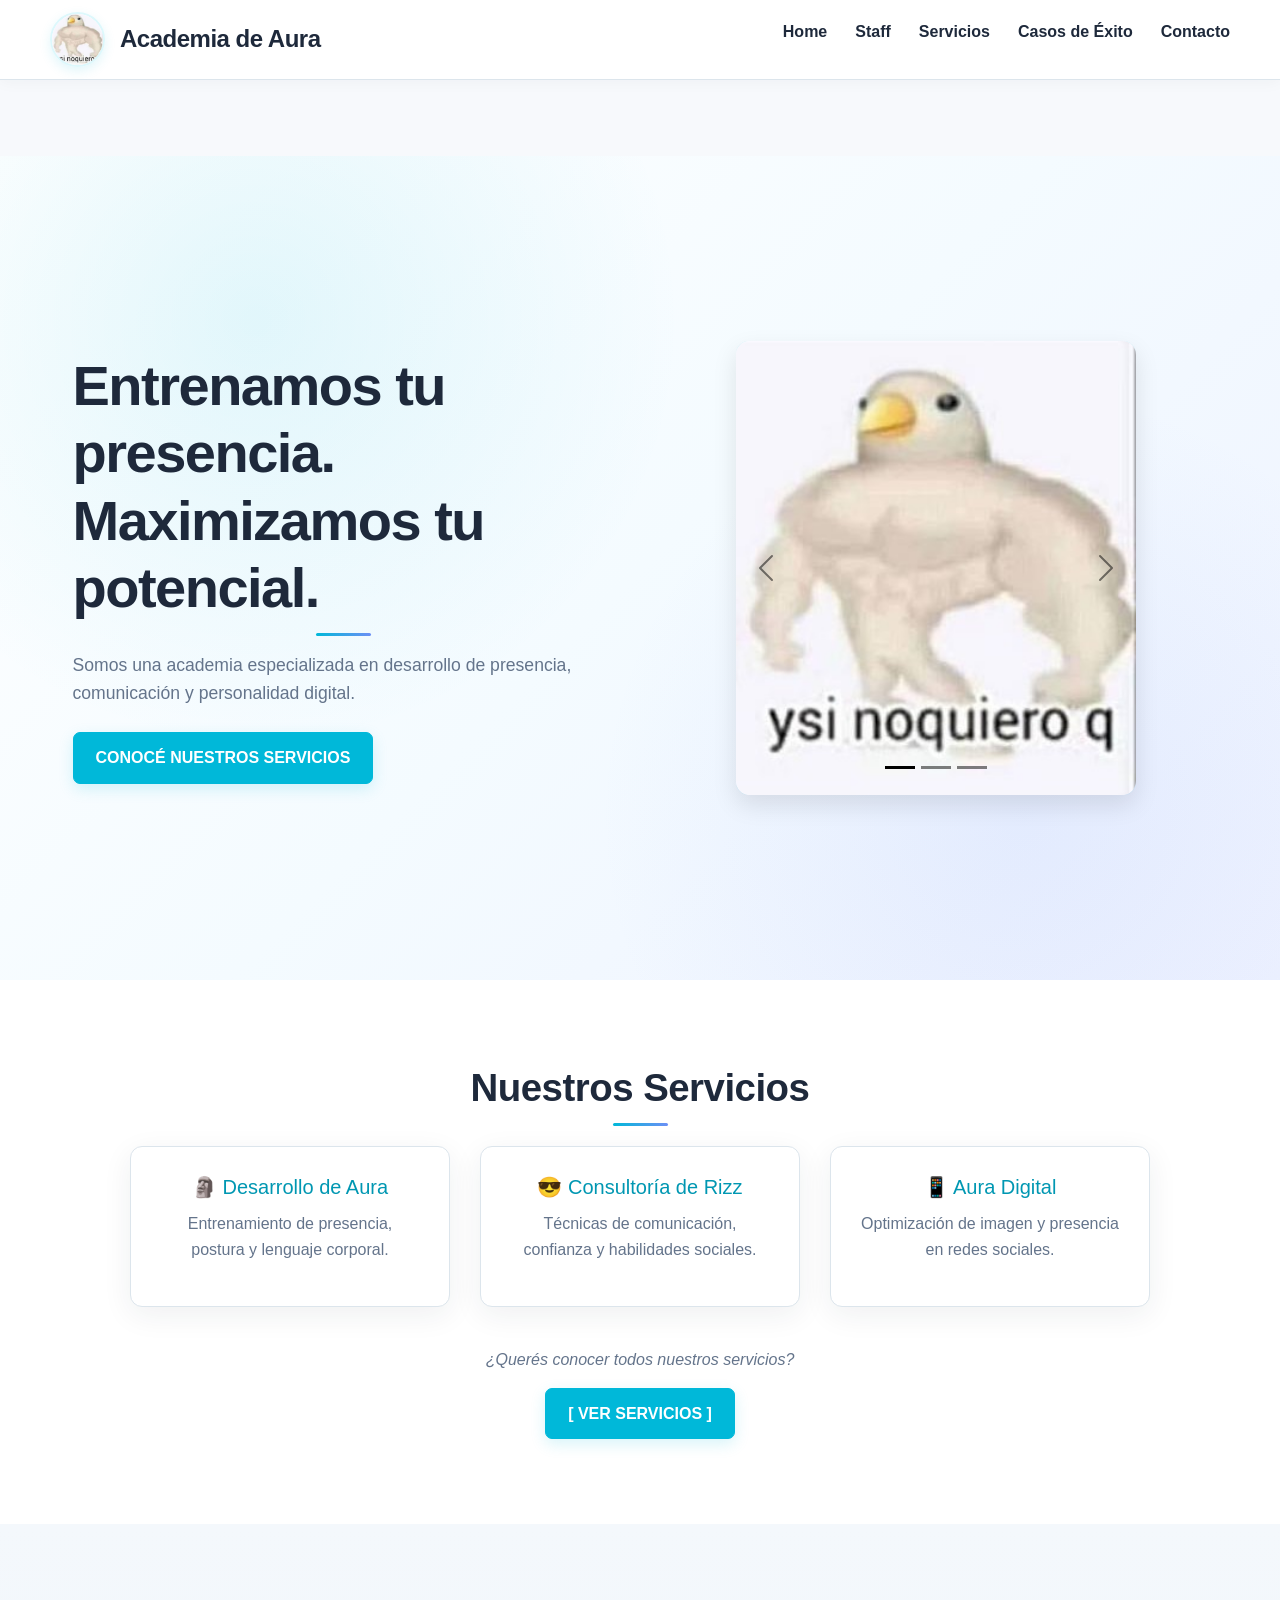
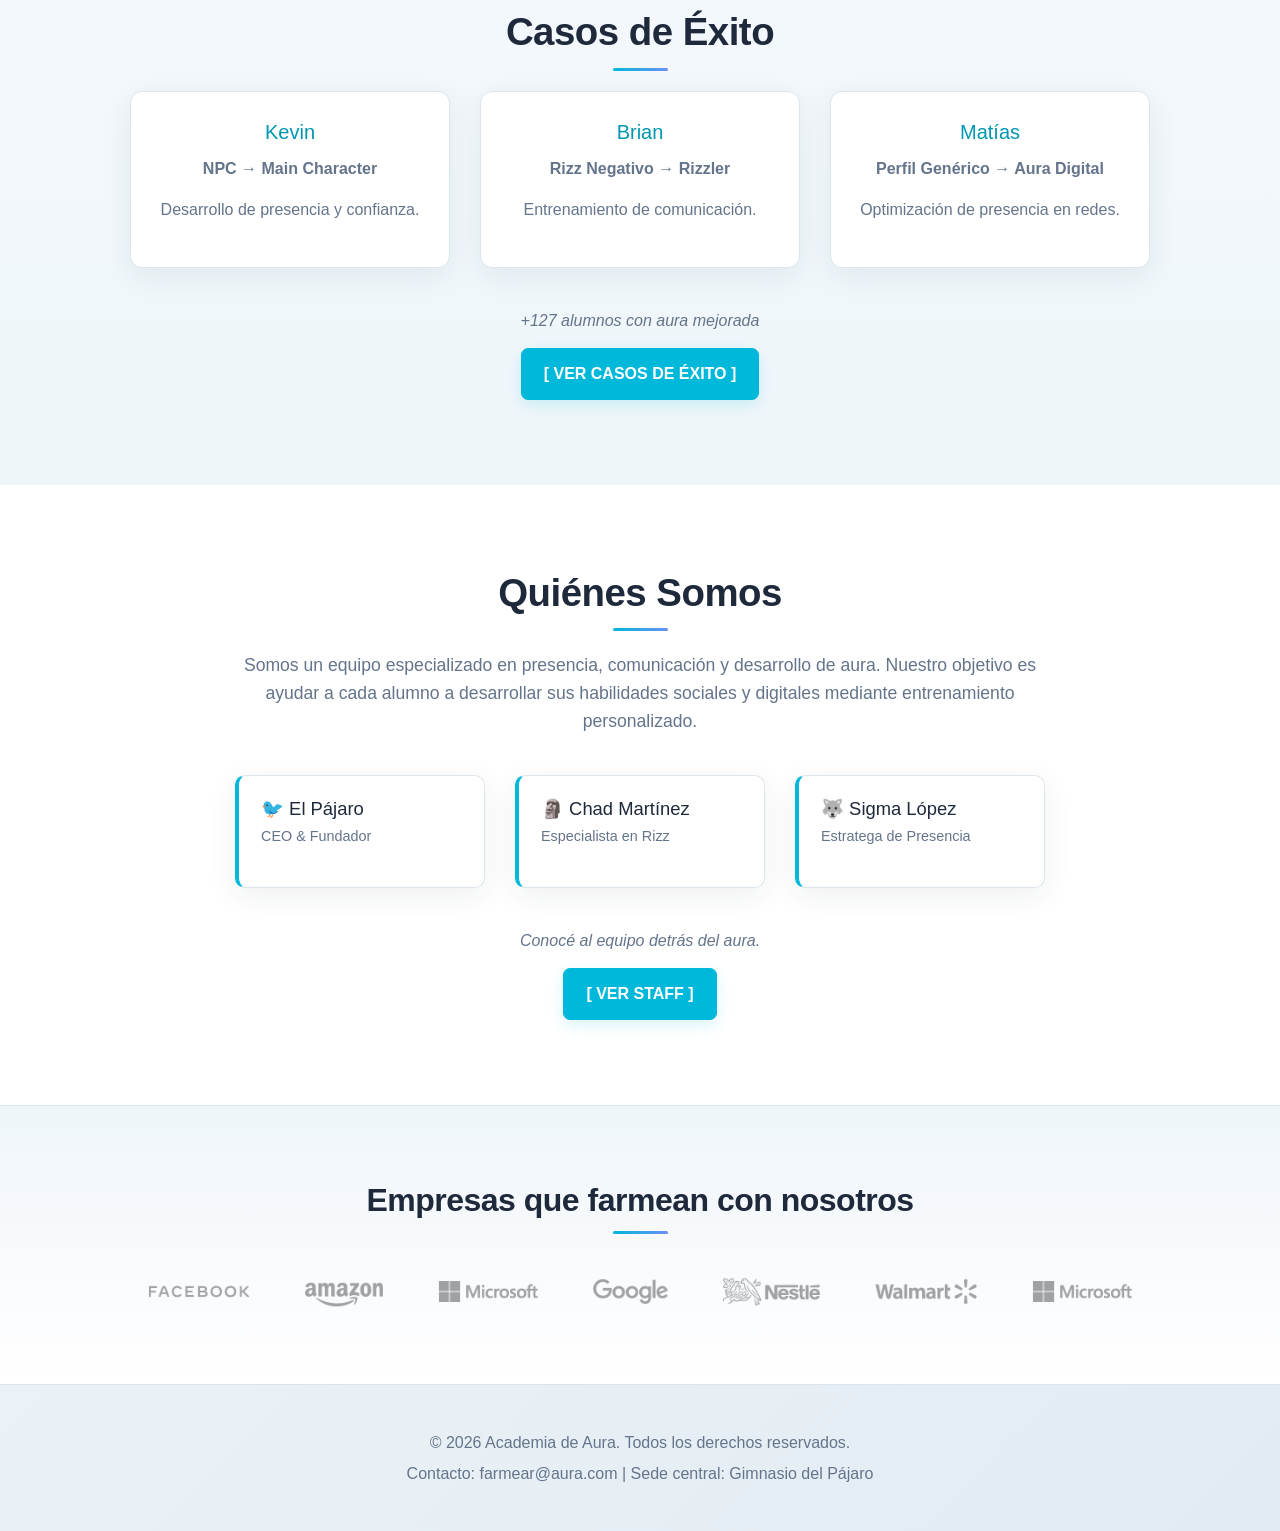
<file: index.html>
<!DOCTYPE html>
<html lang="es">
<head>
    <meta charset="UTF-8">
    <meta name="viewport" content="width=device-width, initial-scale=1.0">
    <meta name="description" content="Academia de Aura - Entrenamos personas. Maximizamos aura.">
    <title>Home | Academia de Aura</title>
    <link href="https://cdn.jsdelivr.net/npm/bootstrap@5.3.3/dist/css/bootstrap.min.css" rel="stylesheet">
    <link rel="stylesheet" type="text/css" href="css/style.css">
</head>
<body>

    <!-- Cabecera y Navegación[cite: 1, 3] -->
    <header>
        <div id="logo-container">
            <!-- La etiqueta <a> envuelve la imagen y el h1 para hacerlos clickeables -->
            <a href="index.html" style="text-decoration: none; display: flex; align-items: center; gap: 15px;">
                <img src="img/logo.jpg" alt="Logo Pájaro Mamado" width="60" style="border-radius: 50%;">
                <h1 style="color: inherit; margin: 0;">Academia de Aura</h1>
            </a>
        </div>
        <nav>
            <ul>
                <li><a href="index.html">Home</a></li>
                <li><a href="equipo.html">Staff</a></li>
                <li><a href="servicios.html">Servicios</a></li>
                <li><a href="trabajos.html">Casos de Éxito</a></li>
                <li><a href="contacto.html">Contacto</a></li>
            </ul>
        </nav>
    </header>


    <!-- 1. HERO / PRESENTACIÓN[cite: 1] -->
    <!-- 1. HERO / PRESENTACIÓN -->
    <section id="hero" style="margin-top: 80px;">
        <!-- Contenedor principal controlado desde CSS -->
        <div class="hero-contenedor">

            <!-- CAJA 1: Textos a la izquierda -->
            <div class="hero-texto">
                <h2 style="font-size: 3.5em; color: #1E293B; margin-bottom: 15px;">Entrenamos tu presencia.<br>Maximizamos tu potencial.</h2>
                <p style="margin-bottom: 25px; color: #64748B; font-size: 1.1em;">Somos una academia especializada en desarrollo de presencia, comunicación y personalidad digital.</p>
                <a href="servicios.html" class="btn-neon">CONOCÉ NUESTROS SERVICIOS</a>
            </div>

            <!-- CAJA 2: Imagen a la derecha (Carrusel Bootstrap) -->
            <div class="hero-imagen">
                <!-- Estructura del Carrusel -->
                <div id="carruselAura" class="carousel slide" data-bs-ride="carousel" data-bs-theme="dark" style="width: 100%; max-width: 400px; border-radius: 12px; overflow: hidden; box-shadow: 0 10px 25px rgba(0,0,0,0.1);">
                    
                    <div class="carousel-indicators">
                        <button type="button" data-bs-target="#carruselAura" data-bs-slide-to="0" class="active" aria-current="true" aria-label="Slide 1"></button>
                        <button type="button" data-bs-target="#carruselAura" data-bs-slide-to="1" aria-label="Slide 2"></button>
                        <button type="button" data-bs-target="#carruselAura" data-bs-slide-to="2" aria-label="Slide 3"></button>
                    </div>
                    
                    <div class="carousel-inner">
                        <div class="carousel-item active" data-bs-interval="4000">
                            <img src="img/logo.jpg" class="d-block w-100" alt="Pájaro Mamado">
                        </div>
                        <div class="carousel-item" data-bs-interval="4000">
                            <img src="img/fotoaura.jpg" class="d-block w-100" alt="Imagen 2">
                        </div>
                        <div class="carousel-item" data-bs-interval="4000">
                            <img src="img/fotoaura.png" class="d-block w-100" alt="Imagen 3">
                        </div>
                    </div>
                    
                    <button class="carousel-control-prev" type="button" data-bs-target="#carruselAura" data-bs-slide="prev">
                        <span class="carousel-control-prev-icon" aria-hidden="true"></span>
                        <span class="visually-hidden">Anterior</span>
                    </button>
                    <button class="carousel-control-next" type="button" data-bs-target="#carruselAura" data-bs-slide="next">
                        <span class="carousel-control-next-icon" aria-hidden="true"></span>
                        <span class="visually-hidden">Siguiente</span>
                    </button>
                </div>
            </div>

        </div>
    </section>

    <!-- 2. TIRA - NUESTROS SERVICIOS[cite: 1] -->
    <section id="resumen-servicios">
        <h2>Nuestros Servicios</h2>
        <div class="tira-contenedor">
            <article class="card-tira">
                <h3>🗿 Desarrollo de Aura</h3>
                <p>Entrenamiento de presencia, postura y lenguaje corporal.</p>
            </article>
            <article class="card-tira">
                <h3>😎 Consultoría de Rizz</h3>
                <p>Técnicas de comunicación, confianza y habilidades sociales.</p>
            </article>
            <article class="card-tira">
                <h3>📱 Aura Digital</h3>
                <p>Optimización de imagen y presencia en redes sociales.</p>
            </article>
        </div>
        <div class="cta-tira">
            <p>¿Querés conocer todos nuestros servicios?</p>
            <a href="servicios.html" class="btn-neon">[ VER SERVICIOS ]</a>
        </div>
    </section>

    <!-- 3. TIRA - NUESTROS TRABAJOS[cite: 1] -->
    <section id="resumen-trabajos">
        <h2>Casos de Éxito</h2>
        <div class="tira-contenedor">
            <article class="card-tira">
                <h3>Kevin</h3>
                <p><strong>NPC → Main Character</strong></p>
                <p>Desarrollo de presencia y confianza.</p>
            </article>
            <article class="card-tira">
                <h3>Brian</h3>
                <p><strong>Rizz Negativo → Rizzler</strong></p>
                <p>Entrenamiento de comunicación.</p>
            </article>
            <article class="card-tira">
                <h3>Matías</h3>
                <p><strong>Perfil Genérico → Aura Digital</strong></p>
                <p>Optimización de presencia en redes.</p>
            </article>
        </div>
        <div class="cta-tira">
            <p>+127 alumnos con aura mejorada</p>
            <a href="trabajos.html" class="btn-neon">[ VER CASOS DE ÉXITO ]</a>
        </div>
    </section>

    <!-- 4. TIRA - QUIÉNES SOMOS[cite: 1] -->
    <section id="resumen-nosotros">
        <h2>Quiénes Somos</h2>
        <p class="bajada-nosotros">Somos un equipo especializado en presencia, comunicación y desarrollo de aura. Nuestro objetivo es ayudar a cada alumno a desarrollar sus habilidades sociales y digitales mediante entrenamiento personalizado.</p>
        
        <div class="tira-contenedor mini-staff">
            <article class="card-mini-staff">
                <h3>🐦 El Pájaro</h3>
                <p>CEO & Fundador</p>
            </article>
            <article class="card-mini-staff">
                <h3>🗿 Chad Martínez</h3>
                <p>Especialista en Rizz</p>
            </article>
            <article class="card-mini-staff">
                <h3>🐺 Sigma López</h3>
                <p>Estratega de Presencia</p>
            </article>
        </div>
        <div class="cta-tira">
            <p>Conocé al equipo detrás del aura.</p>
            <a href="equipo.html" class="btn-neon">[ VER STAFF ]</a>
        </div>
    </section>

    <!-- TIRA - CLIENTES CORPORATIVOS -->
    <section id="clientes-corporativos">
        <h2>Empresas que farmean con nosotros</h2>
        <div class="logos no-select">
            <img src="[data-uri]" alt="Facebook">
            <img src="[data-uri]" alt="Amazon">
            <img src="[data-uri]" alt="Microsoft">
            <img src="[data-uri]" alt="Google">
            <img src="[data-uri]" alt="Nestle">
            <img src="[data-uri]" alt="Walmart">
            <img src="[data-uri]" alt="L'Oreal">
        </div>
    </section>

    <!-- Pie de página (Footer)[cite: 1, 3] -->
    <footer>
        <p>&copy; 2026 Academia de Aura. Todos los derechos reservados.</p>
        <p>Contacto: farmear@aura.com | Sede central: Gimnasio del Pájaro</p>
    </footer>

    <script src="https://cdn.jsdelivr.net/npm/bootstrap@5.3.3/dist/js/bootstrap.bundle.min.js"></script>
</body>
</html>
</file>
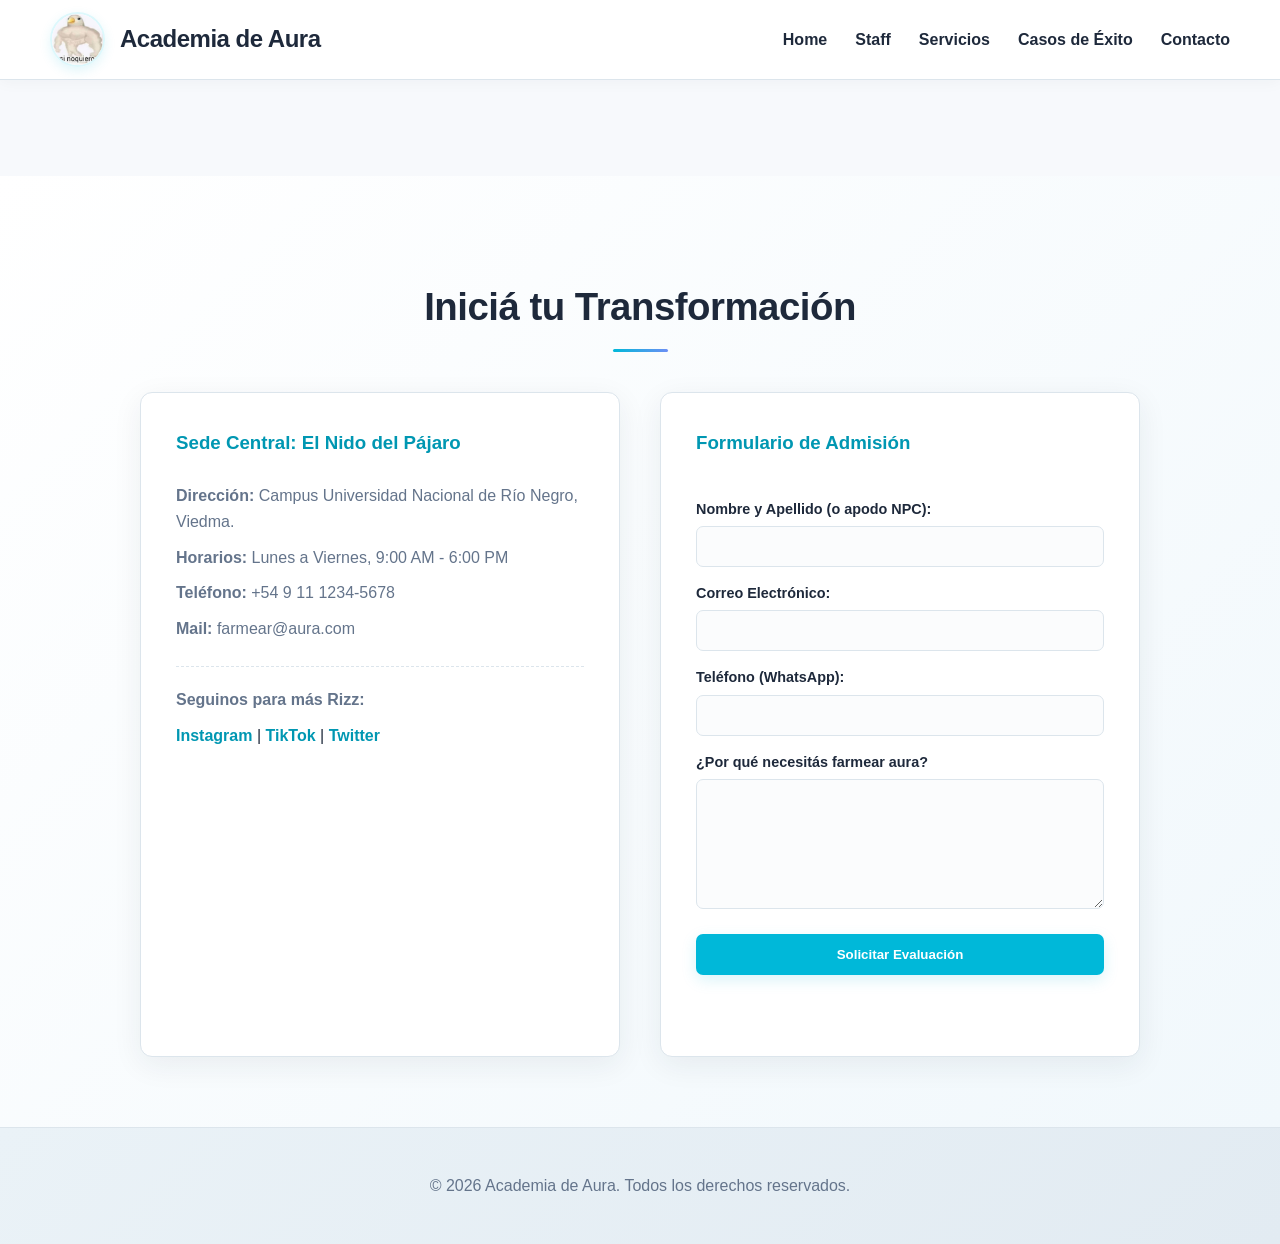
<file: contacto.html>
<!DOCTYPE html>
<html lang="es">
<head>
    <meta charset="UTF-8">
    <meta name="viewport" content="width=device-width, initial-scale=1.0">
    <meta name="description" content="Contactá a la Academia de Aura y empezá tu entrenamiento">
    <title>Contacto | Academia de Aura</title>
    <link rel="stylesheet" type="text/css" href="css/style.css">
</head>
<body>

    <!-- Cabecera y Navegación -->
    <header>
        <div id="logo-container">
            <!-- La etiqueta <a> envuelve la imagen y el h1 para hacerlos clickeables -->
            <a href="index.html" style="text-decoration: none; display: flex; align-items: center; gap: 15px;">
                <img src="img/logo.jpg" alt="Logo Pájaro Mamado" width="60" style="border-radius: 50%;">
                <h1 style="color: inherit; margin: 0;">Academia de Aura</h1>
            </a>
        </div>
        <nav>
            <ul>
                <li><a href="index.html">Home</a></li>
                <li><a href="equipo.html">Staff</a></li>
                <li><a href="servicios.html">Servicios</a></li>
                <li><a href="trabajos.html">Casos de Éxito</a></li>
                <li><a href="contacto.html">Contacto</a></li>
            </ul>
        </nav>
    </header>

    <!-- Contenedor Principal de Contacto -->
    <section id="seccion-contacto" style="margin-top: 100px;">
        <h2>Iniciá tu Transformación</h2>
        
        <div class="contacto-grid">
            <!-- Datos de la empresa y Mapa[cite: 3] -->
            <article class="info-contacto">
                <h3>Sede Central: El Nido del Pájaro</h3>
                <p><strong>Dirección:</strong> Campus Universidad Nacional de Río Negro, Viedma.</p>
                <p><strong>Horarios:</strong> Lunes a Viernes, 9:00 AM - 6:00 PM</p>
                <p><strong>Teléfono:</strong> +54 9 11 1234-5678</p>
                <p><strong>Mail:</strong> farmear@aura.com</p>
                
                <div class="redes-sociales">
                    <p><strong>Seguinos para más Rizz:</strong></p>
                    <a href="#">Instagram</a> | <a href="#">TikTok</a> | <a href="#">Twitter</a>
                </div>

                <!-- El mapa de Google que me pasaste -->
                <div class="mapa-container">
                    <iframe src="https://www.google.com/maps/embed?pb=!1m18!1m12!1m3!1d12075.999205377504!2d-62.99236394456939!3d-40.82796803101697!2m3!1f0!2f0!3f0!3m2!1i1024!2i768!4f13.1!3m3!1m2!1s0x95f69850cc84da3f%3A0x93d53c532ad370b3!2sCampus%20Universidad%20Nacional%20de%20R%C3%ADo%20Negro!5e0!3m2!1ses!2sar!4v1788063198035!5m2!1ses!2sar" width="100%" height="250" style="border:0; border-radius: 8px; margin-top: 15px;" allowfullscreen="" loading="lazy" referrerpolicy="strict-origin-when-cross-origin"></iframe>
                </div>
            </article>

            <!-- Formulario de Contacto obligatorio[cite: 3] -->
            <article class="formulario-container">
                <h3>Formulario de Admisión</h3>
                <form action="#" method="POST">
                    <label for="nombre">Nombre y Apellido (o apodo NPC):</label>
                    <input type="text" id="nombre" name="nombre" required>

                    <label for="email">Correo Electrónico:</label>
                    <!-- Input type email introducido en HTML5[cite: 2] -->
                    <input type="email" id="email" name="email" required>

                    <label for="telefono">Teléfono (WhatsApp):</label>
                    <!-- Input type tel introducido en HTML5[cite: 2] -->
                    <input type="tel" id="telefono" name="telefono">

                    <label for="mensaje">¿Por qué necesitás farmear aura?</label>
                    <textarea id="mensaje" name="mensaje" rows="5" required></textarea>

                    <button type="submit" class="btn-enviar">Solicitar Evaluación</button>
                </form>
            </article>
        </div>
    </section>

    <footer>
        <p>&copy; 2026 Academia de Aura. Todos los derechos reservados.</p>
    </footer>

</body>
</html>
</file>
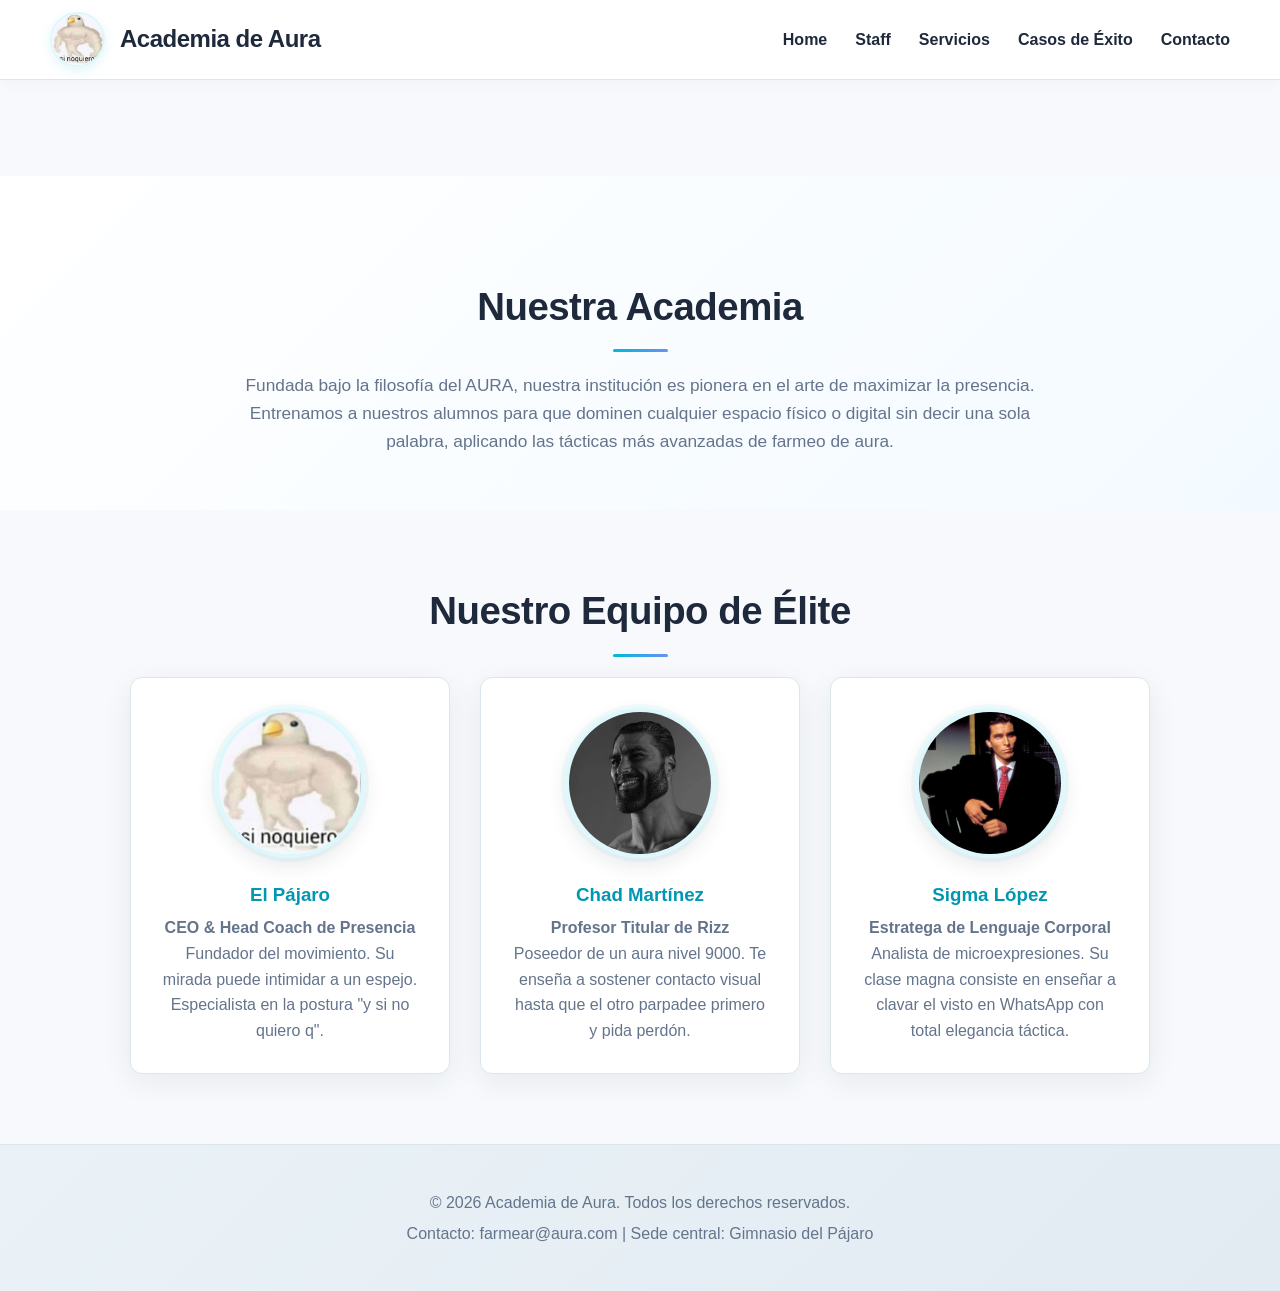
<file: equipo.html>
<!DOCTYPE html>
<html lang="es">
<head>
    <meta charset="UTF-8">
    <meta name="viewport" content="width=device-width, initial-scale=1.0">
    <meta name="description" content="Conocé al staff de la Academia de Aura">
    <title>Staff | Academia de Aura</title>
    <link rel="stylesheet" type="text/css" href="css/style.css">
</head>
<body>

    <!-- La cabecera y navegación se mantienen iguales al Home -->
    <header>
        <div id="logo-container">
            <!-- La etiqueta <a> envuelve la imagen y el h1 para hacerlos clickeables -->
            <a href="index.html" style="text-decoration: none; display: flex; align-items: center; gap: 15px;">
                <img src="img/logo.jpg" alt="Logo Pájaro Mamado" width="60" style="border-radius: 50%;">
                <h1 style="color: inherit; margin: 0;">Academia de Aura</h1>
            </a>
        </div>
        <nav>
            <ul>
                <li><a href="index.html">Home</a></li>
                <li><a href="equipo.html">Staff</a></li>
                <li><a href="servicios.html">Servicios</a></li>
                <li><a href="trabajos.html">Casos de Éxito</a></li>
                <li><a href="contacto.html">Contacto</a></li>
            </ul>
        </nav>
    </header>

    <!-- Descripción completa de la empresa[cite: 1] -->
    <section id="descripcion-empresa" style="margin-top: 100px;">
        <h2>Nuestra Academia</h2>
        <p>Fundada bajo la filosofía del AURA, nuestra institución es pionera en el arte de maximizar la presencia. Entrenamos a nuestros alumnos para que dominen cualquier espacio físico o digital sin decir una sola palabra, aplicando las tácticas más avanzadas de farmeo de aura.</p>
    </section>

    <!-- Perfiles de cada uno de los integrantes del equipo (mínimo 3)[cite: 1] -->
    <section id="staff-grid">
        <h2>Nuestro Equipo de Élite</h2>
        <div class="tira-contenedor">
            
            <article class="perfil-staff">
                <img src="img/logo.jpg" alt="Pájaro Mamado" width="150">
                <h3>El Pájaro</h3>
                <p><strong>CEO & Head Coach de Presencia</strong></p>
                <p>Fundador del movimiento. Su mirada puede intimidar a un espejo. Especialista en la postura "y si no quiero q".</p>
            </article>

            <article class="perfil-staff">
                <img src="img/chad.jpg" alt="Chad Martínez" width="150">
                <h3>Chad Martínez</h3>
                <p><strong>Profesor Titular de Rizz</strong></p>
                <p>Poseedor de un aura nivel 9000. Te enseña a sostener contacto visual hasta que el otro parpadee primero y pida perdón.</p>
            </article>

            <article class="perfil-staff">
                <img src="img/sigma.jpg" alt="Sigma López" width="150">
                <h3>Sigma López</h3>
                <p><strong>Estratega de Lenguaje Corporal</strong></p>
                <p>Analista de microexpresiones. Su clase magna consiste en enseñar a clavar el visto en WhatsApp con total elegancia táctica.</p>
            </article>

        </div>
    </section>

    <footer>
        <p>&copy; 2026 Academia de Aura. Todos los derechos reservados.</p>
        <p>Contacto: farmear@aura.com | Sede central: Gimnasio del Pájaro</p>
    </footer>

</body>
</html>
</file>
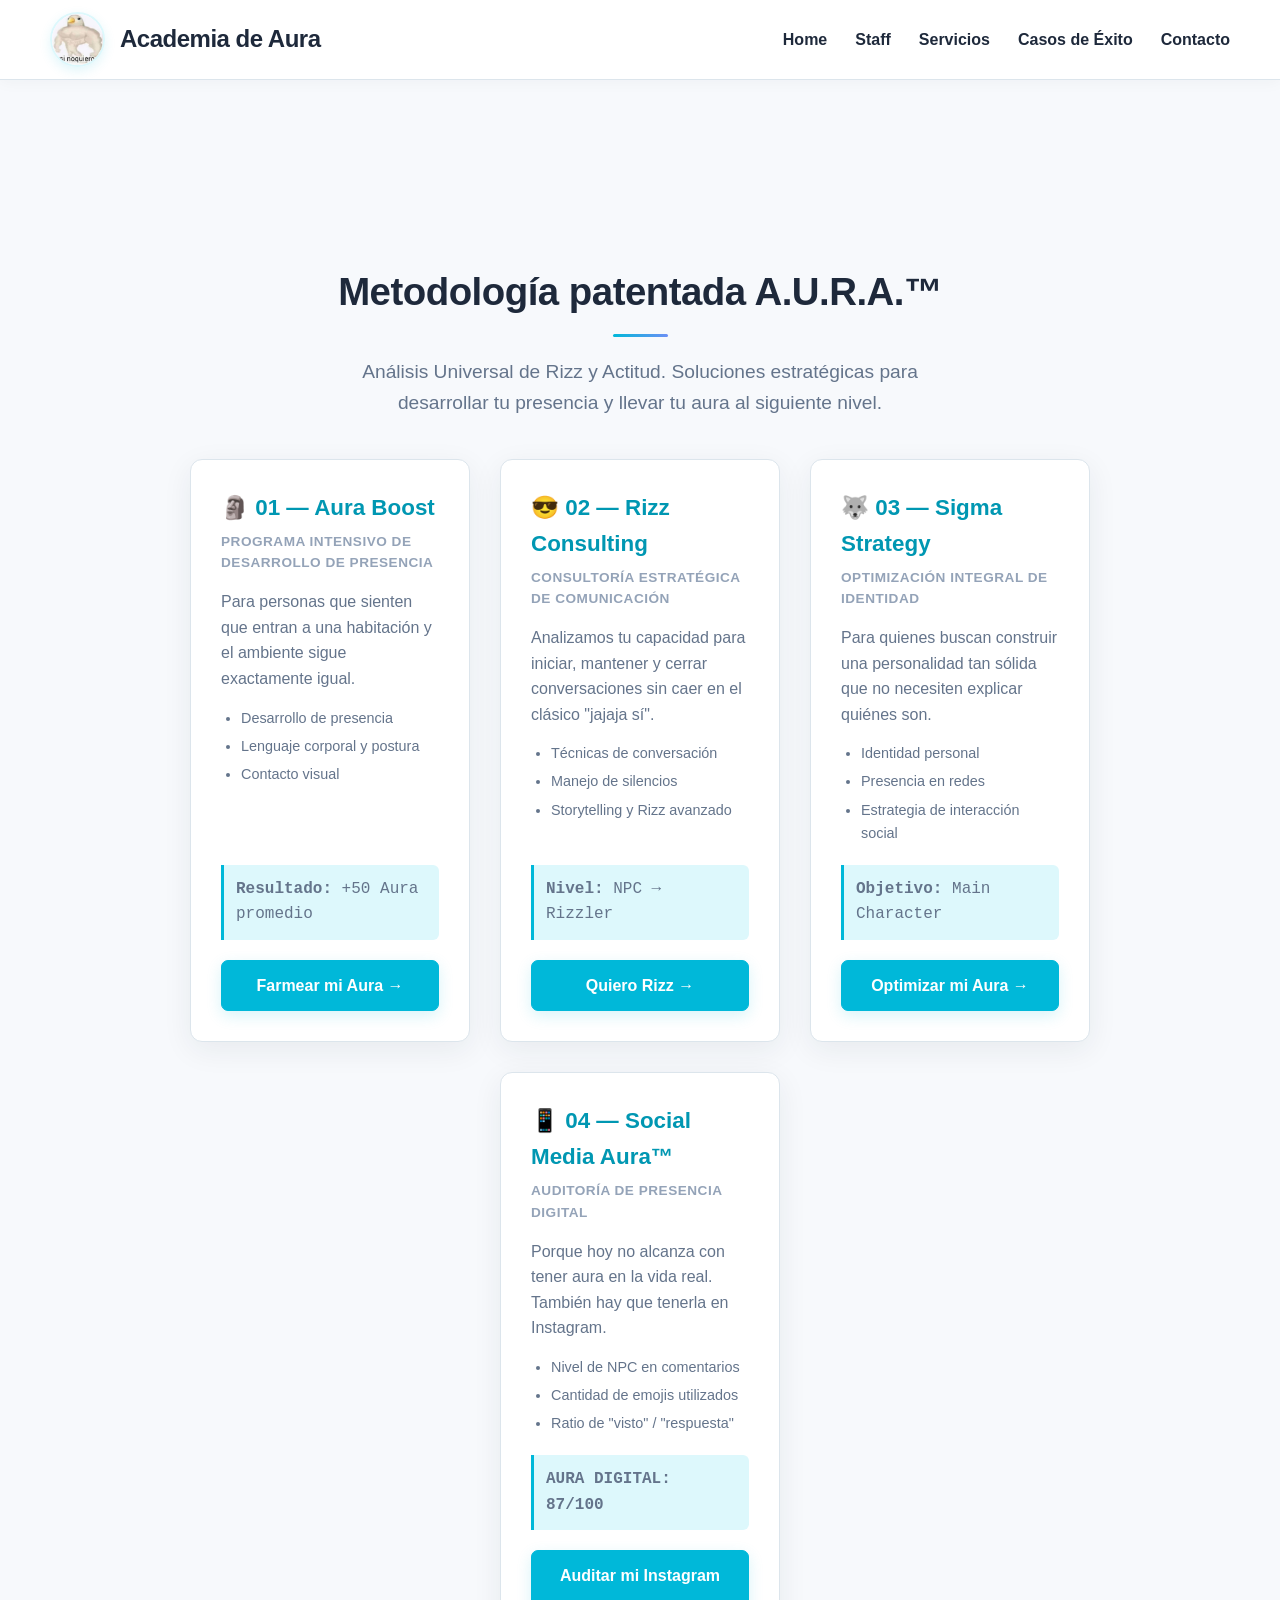
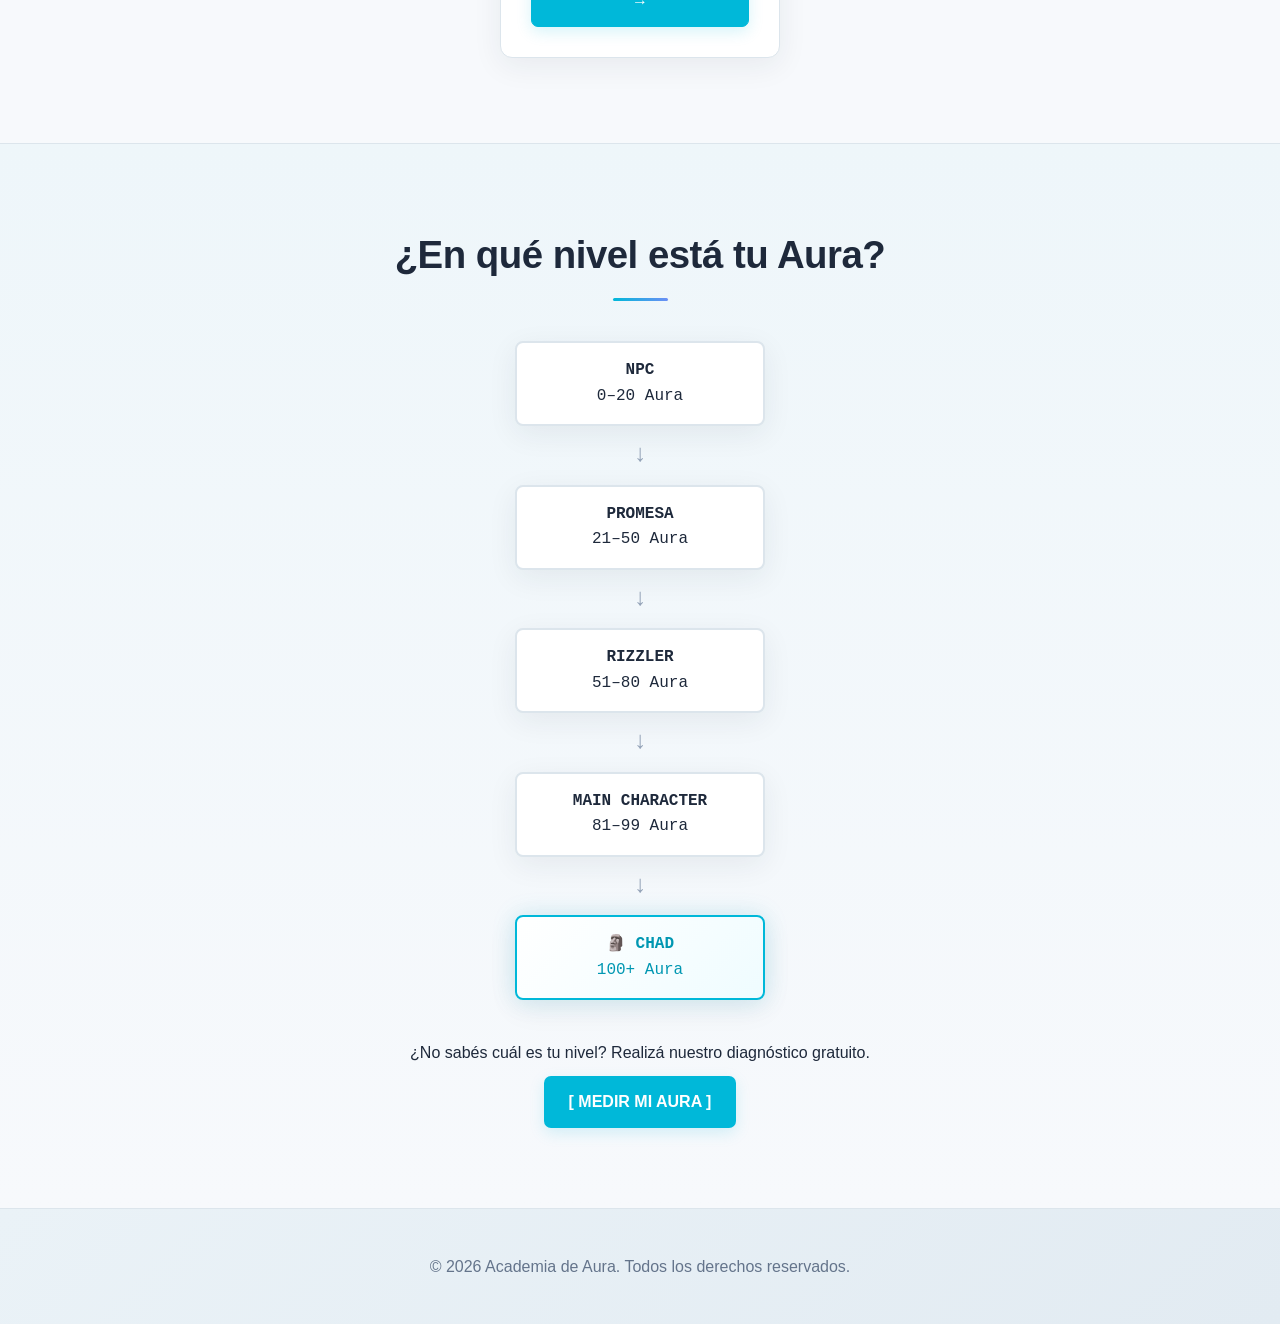
<file: servicios.html>
<!DOCTYPE html>
<html lang="es">
<head>
    <meta charset="UTF-8">
    <meta name="viewport" content="width=device-width, initial-scale=1.0">
    <meta name="description" content="Servicios de consultoría estratégica y Metodología A.U.R.A.™">
    <title>Servicios | Academia de Aura</title>
    <link rel="stylesheet" type="text/css" href="css/style.css">
</head>
<body>

    <!-- Cabecera de navegación idéntica al resto del sitio[cite: 3] -->
    <header>
        <div id="logo-container">
            <!-- La etiqueta <a> envuelve la imagen y el h1 para hacerlos clickeables -->
            <a href="index.html" style="text-decoration: none; display: flex; align-items: center; gap: 15px;">
                <img src="img/logo.jpg" alt="Logo Pájaro Mamado" width="60" style="border-radius: 50%;">
                <h1 style="color: inherit; margin: 0;">Academia de Aura</h1>
            </a>
        </div>
        <nav>
            <ul>
                <li><a href="index.html">Home</a></li>
                <li><a href="equipo.html">Staff</a></li>
                <li><a href="servicios.html">Servicios</a></li>
                <li><a href="trabajos.html">Casos de Éxito</a></li>
                <li><a href="contacto.html">Contacto</a></li>
            </ul>
        </nav>
    </header>


    <section id="nuestros-servicios" style="margin-top: 100px;">
        <h2>Metodología patentada A.U.R.A.™</h2>
        <p class="bajada-servicios">Análisis Universal de Rizz y Actitud. Soluciones estratégicas para desarrollar tu presencia y llevar tu aura al siguiente nivel.</p>
        
        <div class="servicios-grid">
            <!-- Servicio 1[cite: 4] -->
            <article class="card-servicio">
                <h3>🗿 01 — Aura Boost</h3>
                <h4>Programa intensivo de desarrollo de presencia</h4>
                <p>Para personas que sienten que entran a una habitación y el ambiente sigue exactamente igual.</p>
                <ul>
                    <li>Desarrollo de presencia</li>
                    <li>Lenguaje corporal y postura</li>
                    <li>Contacto visual</li>
                </ul>
                <p class="resultado"><strong>Resultado:</strong> +50 Aura promedio</p>
                <a href="contacto.html" class="btn-neon">Farmear mi Aura →</a>
            </article>

            <!-- Servicio 2[cite: 4] -->
            <article class="card-servicio">
                <h3>😎 02 — Rizz Consulting</h3>
                <h4>Consultoría estratégica de comunicación</h4>
                <p>Analizamos tu capacidad para iniciar, mantener y cerrar conversaciones sin caer en el clásico "jajaja sí".</p>
                <ul>
                    <li>Técnicas de conversación</li>
                    <li>Manejo de silencios</li>
                    <li>Storytelling y Rizz avanzado</li>
                </ul>
                <p class="resultado"><strong>Nivel:</strong> NPC → Rizzler</p>
                <a href="contacto.html" class="btn-neon">Quiero Rizz →</a>
            </article>

            <!-- Servicio 3[cite: 4] -->
            <article class="card-servicio">
                <h3>🐺 03 — Sigma Strategy</h3>
                <h4>Optimización integral de identidad</h4>
                <p>Para quienes buscan construir una personalidad tan sólida que no necesiten explicar quiénes son.</p>
                <ul>
                    <li>Identidad personal</li>
                    <li>Presencia en redes</li>
                    <li>Estrategia de interacción social</li>
                </ul>
                <p class="resultado"><strong>Objetivo:</strong> Main Character</p>
                <a href="contacto.html" class="btn-neon">Optimizar mi Aura →</a>
            </article>

            <!-- Servicio 4 -->
            <article class="card-servicio destacada">
                <h3>📱 04 — Social Media Aura™</h3>
                <h4>Auditoría de presencia digital</h4>
                <p>Porque hoy no alcanza con tener aura en la vida real. También hay que tenerla en Instagram.</p>
                <ul>
                    <li>Nivel de NPC en comentarios</li>
                    <li>Cantidad de emojis utilizados</li>
                    <li>Ratio de "visto" / "respuesta"</li>
                </ul>
                <p class="resultado digital"><strong>AURA DIGITAL: 87/100</strong></p>
                <a href="contacto.html" class="btn-neon especial">Auditar mi Instagram →</a>
            </article>
        </div>
    </section>

    <!-- Sección Especial: Elegí tu nivel[cite: 3] -->
    <section id="niveles-aura">
        <h2>¿En qué nivel está tu Aura?</h2>
        <div class="escalera-niveles">
            <div class="nivel-box npc">
                <h4>NPC</h4>
                <span>0–20 Aura</span>
            </div>
            <div class="flecha">↓</div>
            <div class="nivel-box promesa">
                <h4>PROMESA</h4>
                <span>21–50 Aura</span>
            </div>
            <div class="flecha">↓</div>
            <div class="nivel-box rizzler">
                <h4>RIZZLER</h4>
                <span>51–80 Aura</span>
            </div>
            <div class="flecha">↓</div>
            <div class="nivel-box main-character">
                <h4>MAIN CHARACTER</h4>
                <span>81–99 Aura</span>
            </div>
            <div class="flecha">↓</div>
            <div class="nivel-box chad">
                <h4>🗿 CHAD</h4>
                <span>100+ Aura</span>
            </div>
        </div>
        
        <div class="diagnostico-cta">
            <p>¿No sabés cuál es tu nivel? Realizá nuestro diagnóstico gratuito.</p>
            <a href="contacto.html" class="btn-medir">[ MEDIR MI AURA ]</a>
        </div>
    </section>

    <footer>
        <p>&copy; 2026 Academia de Aura. Todos los derechos reservados.</p>
    </footer>

</body>
</html>
</file>
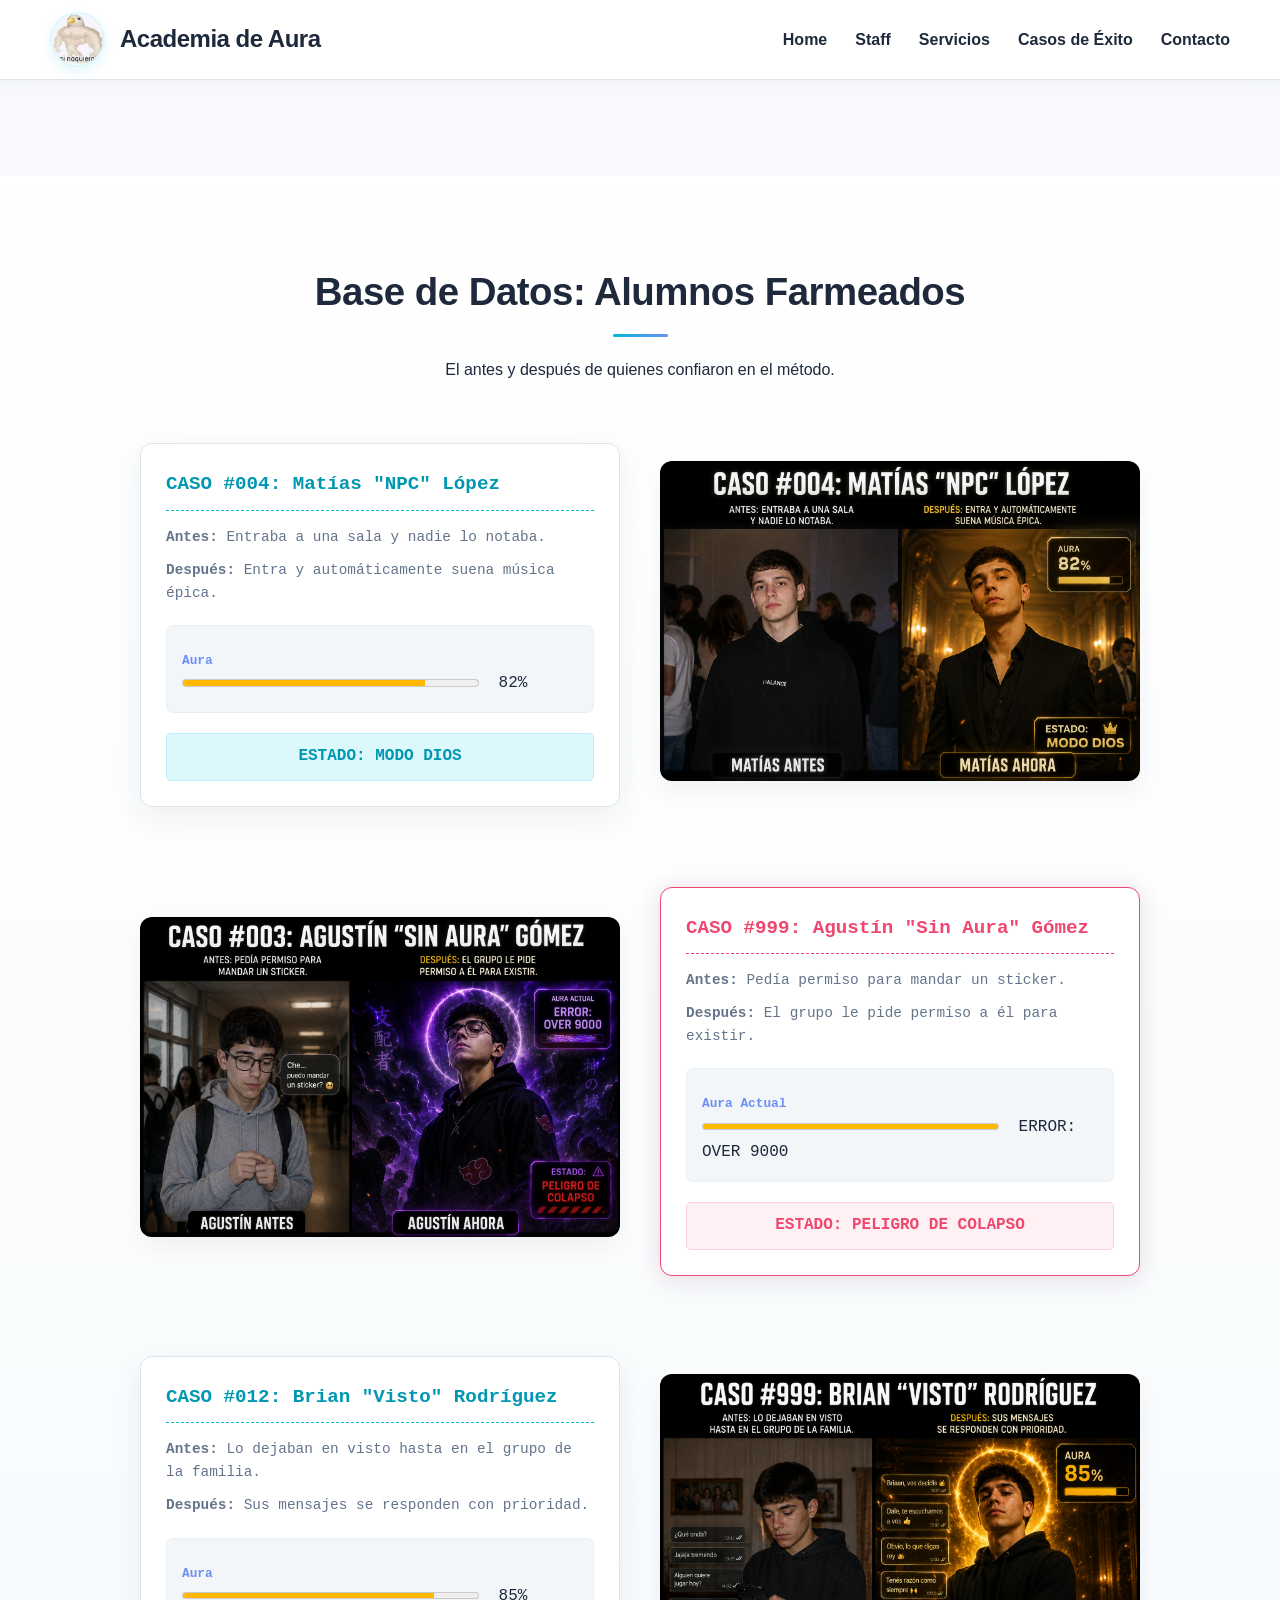
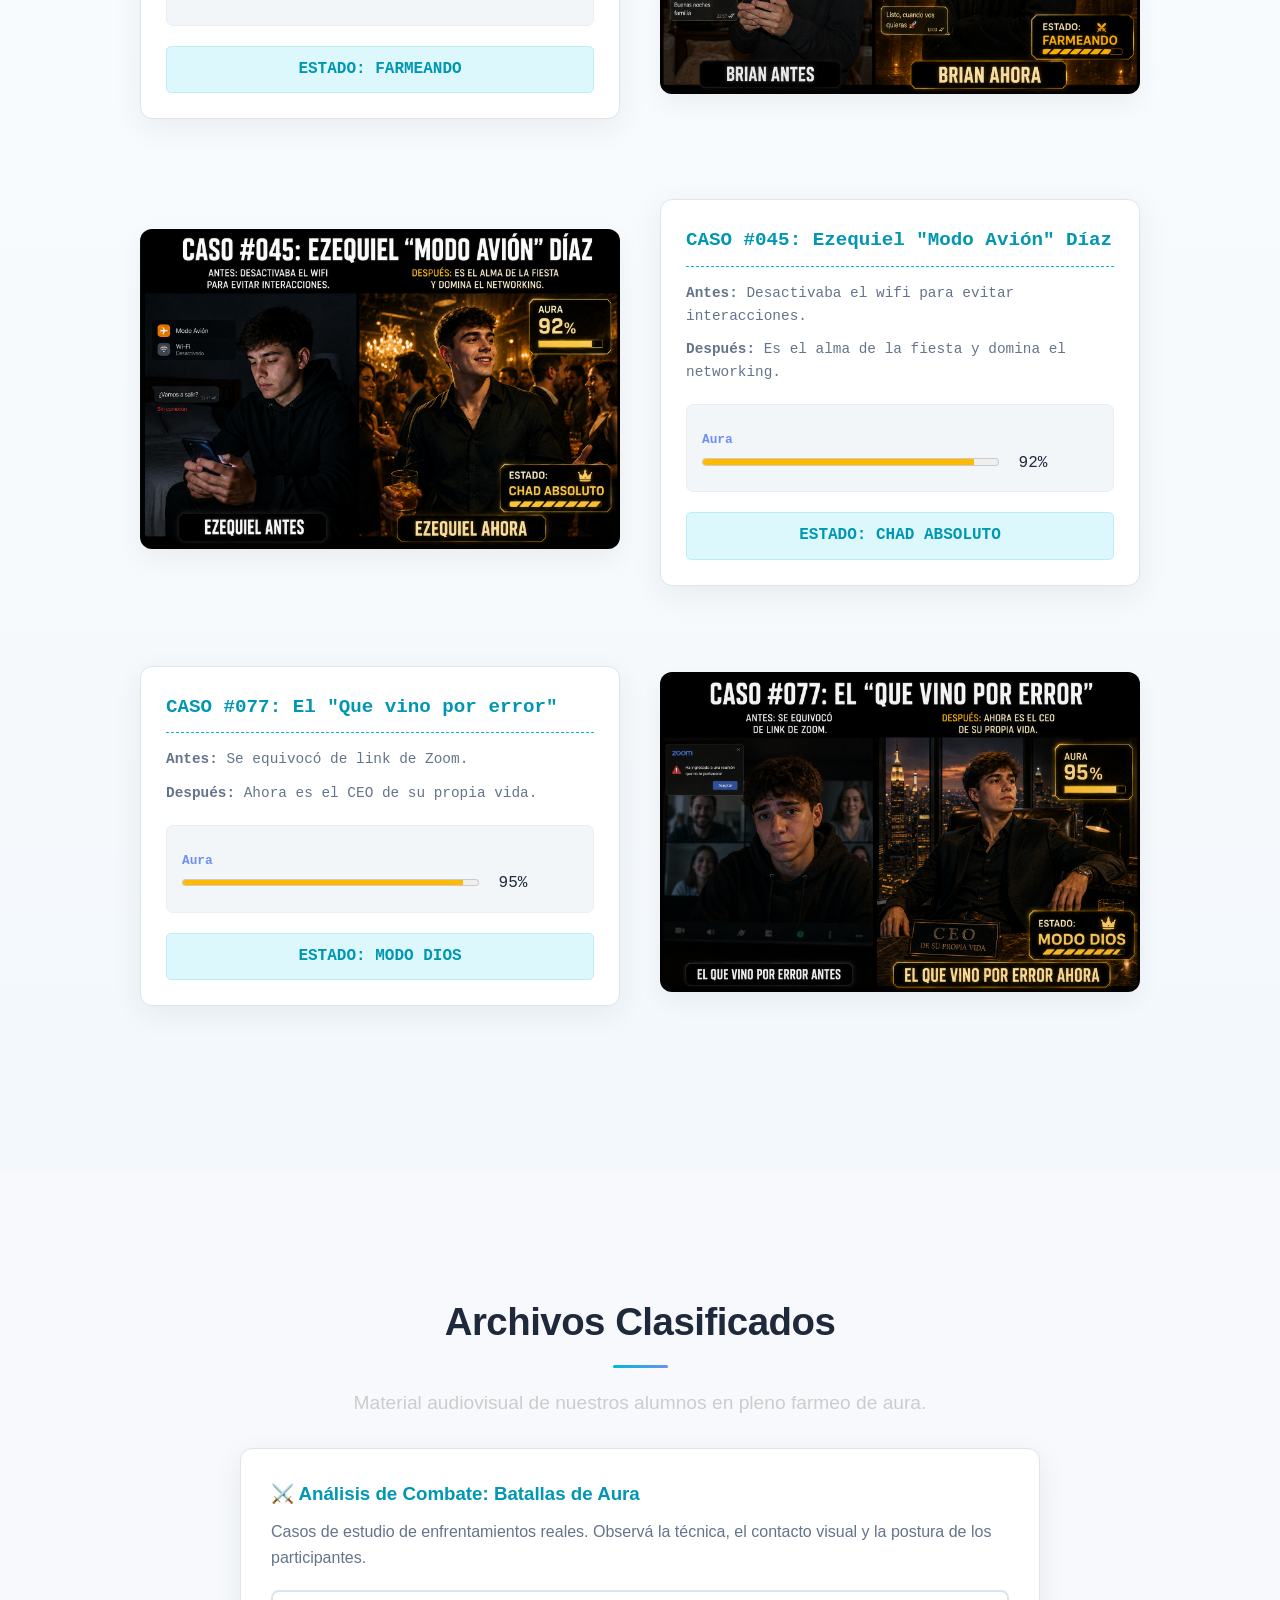
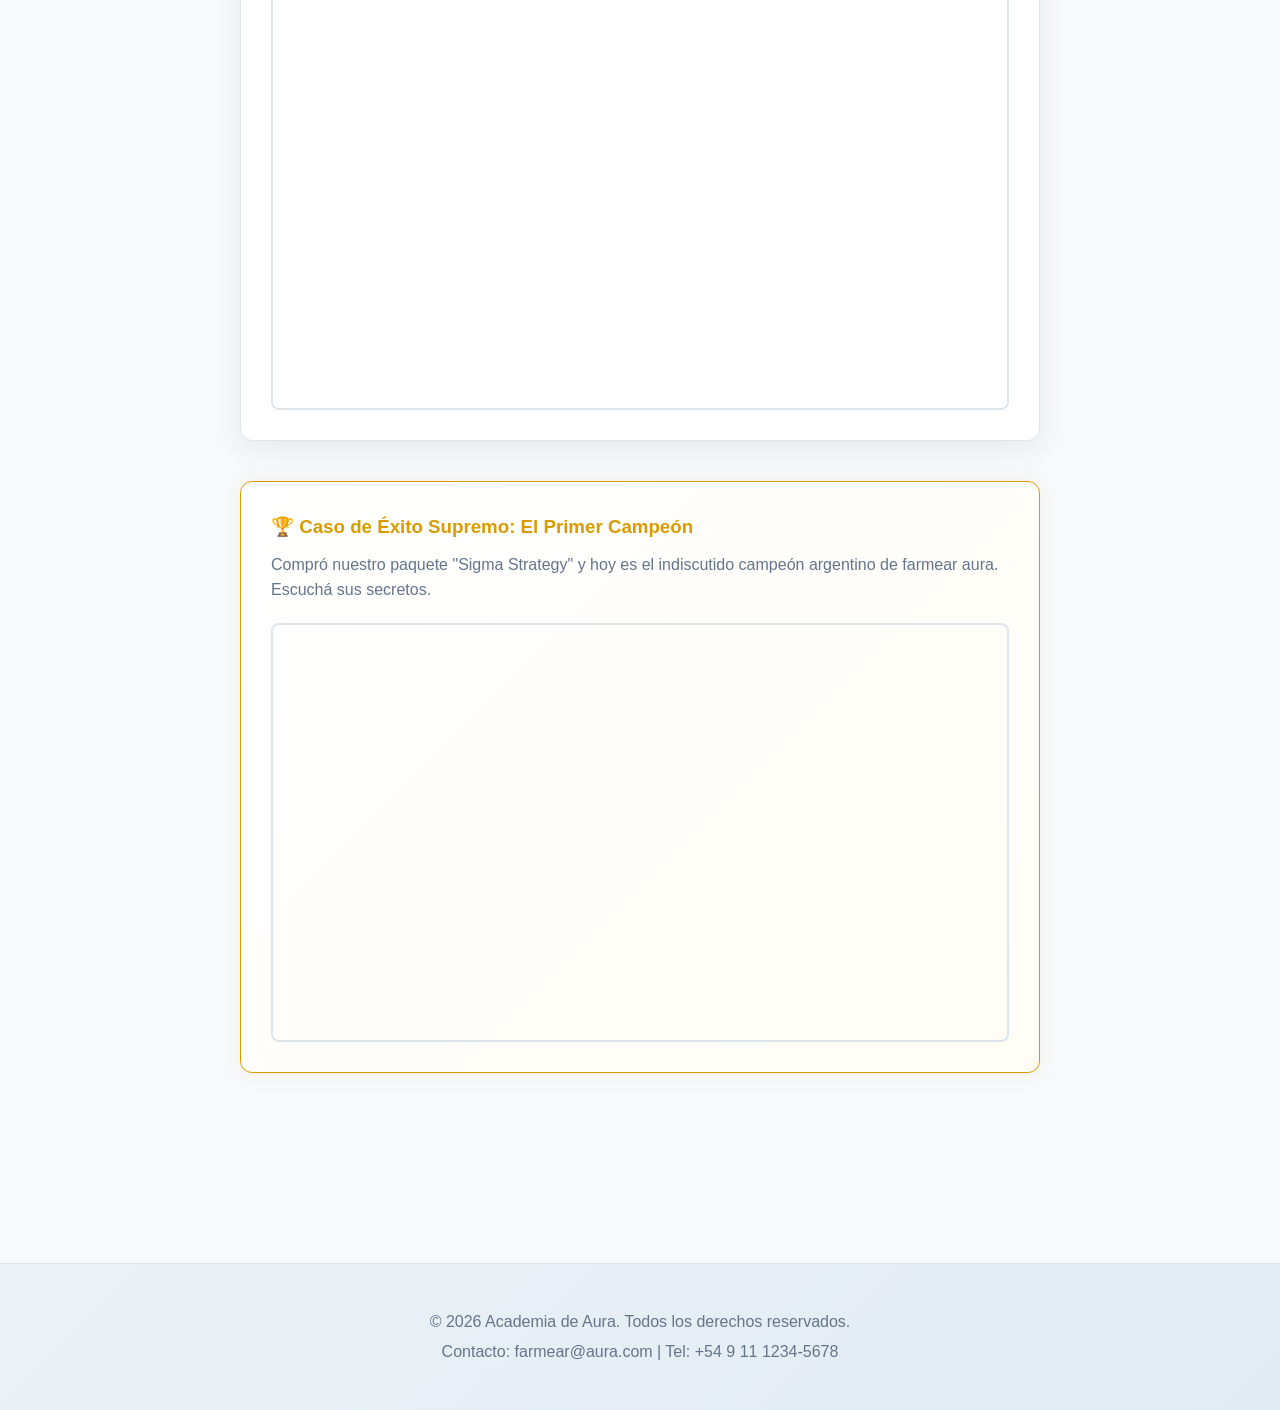
<file: trabajos.html>
<!DOCTYPE html>
<html lang="es">
<head>
    <meta charset="UTF-8">
    <meta name="viewport" content="width=device-width, initial-scale=1.0">
    <meta name="description" content="Casos de éxito y alumnos farmeados en la Academia de Aura">
    <title>Casos de Éxito | Academia de Aura</title>
    <link rel="stylesheet" type="text/css" href="css/style.css">
</head>
<body>

    <!-- Cabecera -->
    <header>
        <div id="logo-container">
            <a href="index.html" style="text-decoration: none; display: flex; align-items: center; gap: 15px;">
                <img src="img/logo.jpg" alt="Logo Pájaro Mamado" width="60" style="border-radius: 50%;">
                <h1 style="color: inherit; margin: 0;">Academia de Aura</h1>
            </a>
        </div>
        <nav>
            <ul>
                <li><a href="index.html">Home</a></li>
                <li><a href="equipo.html">Staff</a></li>
                <li><a href="servicios.html">Servicios</a></li>
                <li><a href="trabajos.html">Casos de Éxito</a></li>
                <li><a href="contacto.html">Contacto</a></li>
            </ul>
        </nav>
    </header>

    <!-- Sección principal de Trabajos (5 casos exigidos) -->
    <section id="portfolio-alumnos" style="margin-top: 100px;">
        <h2>Base de Datos: Alumnos Farmeados</h2>
        <p style="margin-bottom: 60px;">El antes y después de quienes confiaron en el método.</p>
        
        <!-- Fila 1: Texto | Imagen -->
        <div class="caso-fila">
            <div class="caso-mitad">
                <article class="ficha-alumno">
                    <h3>CASO #004: Matías "NPC" López</h3>
                    <div class="antes-despues">
                        <p><strong>Antes:</strong> Entraba a una sala y nadie lo notaba.</p>
                        <p><strong>Después:</strong> Entra y automáticamente suena música épica.</p>
                    </div>
                    <div class="stats">
                        <label>Aura</label>
                        <meter min="0" max="100" value="82" high="80"></meter> <span>82%</span>
                    </div>
                    <p class="estado"><strong>ESTADO:</strong> MODO DIOS</p>
                </article>
            </div>
            <div class="caso-mitad caso-imagen">
                <img src="img/casomatias.png" alt="Transformación de Matías">
            </div>
        </div>

        <!-- Fila 2: Imagen | Texto (Gracias a la clase 'reversa') -->
        <div class="caso-fila reversa">
            <div class="caso-mitad">
                <article class="ficha-alumno imposible">
                    <h3>CASO #999: Agustín "Sin Aura" Gómez</h3>
                    <div class="antes-despues">
                        <p><strong>Antes:</strong> Pedía permiso para mandar un sticker.</p>
                        <p><strong>Después:</strong> El grupo le pide permiso a él para existir.</p>
                    </div>
                    <div class="stats">
                        <label>Aura Actual</label>
                        <meter min="0" max="100" value="100" high="90"></meter> <span>ERROR: OVER 9000</span>
                    </div>
                    <p class="estado error"><strong>ESTADO:</strong> PELIGRO DE COLAPSO</p>
                </article>
            </div>
            <div class="caso-mitad caso-imagen">
                <img src="img/casoagustin.png" alt="Transformación de Agustín">
            </div>
        </div>

        <!-- Fila 3: Texto | Imagen -->
        <div class="caso-fila">
            <div class="caso-mitad">
                <article class="ficha-alumno">
                    <h3>CASO #012: Brian "Visto" Rodríguez</h3>
                    <div class="antes-despues">
                        <p><strong>Antes:</strong> Lo dejaban en visto hasta en el grupo de la familia.</p>
                        <p><strong>Después:</strong> Sus mensajes se responden con prioridad.</p>
                    </div>
                    <div class="stats">
                        <label>Aura</label>
                        <meter min="0" max="100" value="85" high="80"></meter> <span>85%</span>
                    </div>
                    <p class="estado"><strong>ESTADO:</strong> FARMEANDO</p>
                </article>
            </div>
            <div class="caso-mitad caso-imagen">
                <img src="img/casobrian.png" alt="Transformación de Brian">
            </div>
        </div>

        <!-- Fila 4: Imagen | Texto -->
        <div class="caso-fila reversa">
            <div class="caso-mitad">
                <article class="ficha-alumno">
                    <h3>CASO #045: Ezequiel "Modo Avión" Díaz</h3>
                    <div class="antes-despues">
                        <p><strong>Antes:</strong> Desactivaba el wifi para evitar interacciones.</p>
                        <p><strong>Después:</strong> Es el alma de la fiesta y domina el networking.</p>
                    </div>
                    <div class="stats">
                        <label>Aura</label>
                        <meter min="0" max="100" value="92" high="90"></meter> <span>92%</span>
                    </div>
                    <p class="estado"><strong>ESTADO:</strong> CHAD ABSOLUTO</p>
                </article>
            </div>
            <div class="caso-mitad caso-imagen">
                <img src="img/casoezequiel.png" alt="Transformación de Ezequiel">
            </div>
        </div>
        
        <!-- Fila 5: Texto | Imagen -->
        <div class="caso-fila">
            <div class="caso-mitad">
                <article class="ficha-alumno">
                    <h3>CASO #077: El "Que vino por error"</h3>
                    <div class="antes-despues">
                        <p><strong>Antes:</strong> Se equivocó de link de Zoom.</p>
                        <p><strong>Después:</strong> Ahora es el CEO de su propia vida.</p>
                    </div>
                    <div class="stats">
                        <label>Aura</label>
                        <meter min="0" max="100" value="95" high="90"></meter> <span>95%</span>
                    </div>
                    <p class="estado"><strong>ESTADO:</strong> MODO DIOS</p>
                </article>
            </div>
            <div class="caso-mitad caso-imagen">
                <img src="img/casoelque.png" alt="Transformación por error">
            </div>
        </div>

    </section>

    <!-- SECCIÓN DE VIDEOS: Archivos Clasificados -->
    <section id="archivos-video" style="margin-top: 50px; margin-bottom: 80px;">
        <h2>Archivos Clasificados</h2>
        <p class="bajada-servicios" style="color: #ccc; margin-bottom: 30px;">Material audiovisual de nuestros alumnos en pleno farmeo de aura.</p>

        <!-- Video 1 -->
        <article class="video-card">
            <h3>⚔️ Análisis de Combate: Batallas de Aura</h3>
            <p>Casos de estudio de enfrentamientos reales. Observá la técnica, el contacto visual y la postura de los participantes.</p>
            <div class="video-wrapper">
                <iframe width="1059" height="595" src="https://www.youtube.com/embed/Sp-lDRyiQlQ" title="Compilación Batallas de Farmear Aura" frameborder="0" allow="accelerometer; autoplay; clipboard-write; encrypted-media; gyroscope; picture-in-picture; web-share" referrerpolicy="strict-origin-when-cross-origin" allowfullscreen></iframe>
            </div>
        </article>

        <!-- Video 2 -->
        <article class="video-card campeon">
            <h3>🏆 Caso de Éxito Supremo: El Primer Campeón</h3>
            <p>Compró nuestro paquete "Sigma Strategy" y hoy es el indiscutido campeón argentino de farmear aura. Escuchá sus secretos.</p>
            <div class="video-wrapper">
                <iframe src="https://www.youtube.com/embed/a32oAJq21l0" title="Primer campeón argentino de farmear aura" frameborder="0" allow="accelerometer; autoplay; clipboard-write; encrypted-media; gyroscope; picture-in-picture; web-share" referrerpolicy="strict-origin-when-cross-origin" allowfullscreen></iframe>
            </div>
        </article>
    </section>
    
    <footer>
        <p>&copy; 2026 Academia de Aura. Todos los derechos reservados.</p>
        <p>Contacto: farmear@aura.com | Tel: +54 9 11 1234-5678</p>
    </footer>

</body>
</html>
</file>
<file: css/style.css>
/* =========================================
   VARIABLES Y RESETEO
   ========================================= */

:root {
    --blanco: #ffffff;
    --fondo: #f7f9fc;
    --fondo-suave: #eef6fa;
    --fondo-azul: #eef2ff;

    --texto: #1e293b;
    --texto-secundario: #64748b;
    --texto-claro: #94a3b8;

    --cyan: #00b8d9;
    --cyan-oscuro: #0097b2;
    --cyan-claro: #ddf8fc;

    --azul: #6c8ff5;
    --azul-claro: #e8eeff;

    --verde-suave: #a7f3d0;

    --borde: #dce5ec;
    --borde-suave: #e8eef3;

    --rojo: #ef476f;
    --rojo-claro: #fff0f3;

    --dorado: #d99b00;
    --dorado-claro: #fff8df;

    --sombra: 0 8px 30px rgba(30, 41, 59, 0.07);
    --sombra-hover: 0 15px 35px rgba(30, 41, 59, 0.12);

    --radio: 12px;
    --transicion: all 0.3s ease;
}

* {
    margin: 0;
    padding: 0;
    box-sizing: border-box;
}

html {
    scroll-behavior: smooth;
}

body {
    font-family: 'Segoe UI', Tahoma, Geneva, Verdana, sans-serif;
    background-color: var(--fondo);
    color: var(--texto);
    line-height: 1.6;
}

/* Evita que el contenido quede escondido detrás del header fijo */
body {
    padding-top: 76px;
}

img {
    max-width: 100%;
}

a {
    color: inherit;
}

/* =========================================
   CABECERA Y NAVEGACIÓN
   ========================================= */

header {
    position: fixed;
    top: 0;
    left: 0;
    width: 100%;
    min-height: 76px;
    padding: 12px 50px;
    display: flex;
    justify-content: space-between;
    align-items: center;
    z-index: 1000;

    background: rgba(255, 255, 255, 0.96);
    backdrop-filter: blur(12px);

    border-bottom: 1px solid var(--borde);
    box-shadow: 0 2px 15px rgba(30, 41, 59, 0.04);
}

#logo-container {
    display: flex;
    align-items: center;
    gap: 15px;
}

#logo-container img {
    width: 55px;
    height: 55px;
    object-fit: cover;
    border-radius: 50%;
    border: 2px solid var(--cyan-claro);
    box-shadow: 0 4px 12px rgba(0, 184, 217, 0.12);
}

header h1 {
    color: var(--cyan-oscuro);
    font-size: 1.5em;
    font-weight: 800;
    letter-spacing: -0.5px;
}

nav ul {
    list-style: none;
    display: flex;
    align-items: center;
    gap: 28px;
}

nav ul li {
    position: relative;
}

nav ul li a {
    text-decoration: none;
    color: var(--texto);
    font-weight: 700;
    font-size: 1em;
    transition: var(--transicion);
}

nav ul li a:hover {
    color: var(--cyan);
}

/* Línea inferior del menú */

nav ul li a::after {
    content: "";
    position: absolute;
    left: 0;
    bottom: -7px;
    width: 0;
    height: 2px;
    background: var(--cyan);
    border-radius: 5px;
    transition: width 0.3s ease;
}

nav ul li a:hover::after {
    width: 100%;
}

/* =========================================
   ESTRUCTURA GENERAL Y SECCIONES
   ========================================= */

section {
    padding: 85px 20px;
    text-align: center;
}

section h2 {
    font-size: 2.4em;
    margin-bottom: 20px;
    color: var(--texto);
    font-weight: 800;
    letter-spacing: -0.5px;
}

section h2::after {
    content: "";
    display: block;
    width: 55px;
    height: 3px;
    margin: 12px auto 0;
    background: linear-gradient(
        90deg,
        var(--cyan),
        var(--azul)
    );
    border-radius: 5px;
}

.tira-contenedor {
    display: flex;
    justify-content: center;
    align-items: stretch;
    gap: 30px;
    flex-wrap: wrap;
    max-width: 1200px;
    margin: 0 auto;
}

/* =========================================
   HOME - HERO
   ========================================= */

#hero {
    min-height: calc(100vh - 76px);
    padding: 90px 20px;

    background:
        radial-gradient(
            circle at 20% 20%,
            rgba(0, 184, 217, 0.10),
            transparent 35%
        ),
        radial-gradient(
            circle at 80% 80%,
            rgba(108, 143, 245, 0.10),
            transparent 35%
        ),
        linear-gradient(
            135deg,
            #ffffff 0%,
            #f4fbff 50%,
            #eef2ff 100%
        );

    display: flex;
    align-items: center;
    justify-content: center;
    text-align: center;
}

#hero h2 {
    font-size: clamp(2.2rem, 5vw, 3.5rem);
    color: var(--texto);
    margin-bottom: 18px;
    font-weight: 800;
    letter-spacing: -1.5px;
}

#hero p {
    max-width: 750px;
    margin: 0 auto 30px;
    color: var(--texto-secundario);
    font-size: 1.15em;
}

#hero img {
    border-radius: 14px;
    box-shadow:
        0 20px 50px rgba(30, 41, 59, 0.12),
        0 0 0 1px rgba(0, 184, 217, 0.08);
}

/* =========================================
   TARJETAS DEL HOME
   ========================================= */

.card-tira {
    background-color: var(--blanco);
    border: 1px solid var(--borde);
    padding: 28px;
    border-radius: var(--radio);
    width: 320px;
    text-align: center;

    box-shadow: var(--sombra);

    transition: var(--transicion);
}

.card-tira:hover {
    transform: translateY(-7px);
    border-color: rgba(0, 184, 217, 0.5);
    box-shadow: var(--sombra-hover);
}

.card-tira h3 {
    color: var(--cyan-oscuro);
    margin-bottom: 12px;
    font-size: 1.25em;
}

.card-tira p {
    color: var(--texto-secundario);
}

.cta-tira {
    margin-top: 40px;
    text-align: center;
}

.cta-tira p {
    margin-bottom: 15px;
    color: var(--texto-secundario);
    font-style: italic;
}

.bajada-nosotros {
    max-width: 800px;
    margin: 0 auto 40px;
    color: var(--texto-secundario);
    font-size: 1.1em;
}

/* =========================================
   MINI STAFF
   ========================================= */

.card-mini-staff {
    background-color: var(--blanco);
    border: 1px solid var(--borde);
    border-left: 4px solid var(--cyan);
    padding: 22px;
    width: 250px;
    text-align: left;
    border-radius: 10px;

    box-shadow: var(--sombra);

    transition: var(--transicion);
}

.card-mini-staff:hover {
    transform: translateY(-5px);
    border-left-color: var(--azul);
    box-shadow: var(--sombra-hover);
}

.card-mini-staff h3 {
    color: var(--texto);
    font-size: 1.15em;
    margin-bottom: 5px;
}

.card-mini-staff p {
    color: var(--texto-secundario);
    font-size: 0.9em;
}

/* =========================================
   ALTERNANCIA DE FONDOS DEL HOME
   ========================================= */

#resumen-servicios {
    background: var(--blanco);
}

#resumen-trabajos {
    background:
        linear-gradient(
            180deg,
            #f4f8fc 0%,
            #eef6fa 100%
        );
}

#resumen-nosotros {
    background: var(--blanco);
}

/* =========================================
   STAFF - EMPRESA
   ========================================= */

#descripcion-empresa {
    background:
        linear-gradient(
            135deg,
            #ffffff 0%,
            #f3faff 100%
        );

    padding: 100px 20px 55px;
    max-width: 100%;
    margin: 0 auto;
}

#descripcion-empresa p {
    max-width: 800px;
    margin: 0 auto;
    color: var(--texto-secundario);
    font-size: 1.08em;
}

/* =========================================
   STAFF - GRID
   ========================================= */

#staff-grid {
    background-color: var(--fondo);
    padding: 70px 20px;
}

.perfil-staff {
    background-color: var(--blanco);
    padding: 30px;
    border-radius: var(--radio);
    width: 320px;
    text-align: center;

    border: 1px solid var(--borde);

    box-shadow: var(--sombra);

    transition: var(--transicion);
}

.perfil-staff:hover {
    transform: translateY(-10px);
    border-color: rgba(0, 184, 217, 0.4);
    box-shadow: var(--sombra-hover);
}

.perfil-staff img {
    width: 150px;
    height: 150px;
    object-fit: cover;

    border-radius: 50%;
    margin-bottom: 15px;

    border: 4px solid var(--cyan-claro);

    box-shadow:
        0 0 0 4px rgba(0, 184, 217, 0.05),
        0 8px 20px rgba(30, 41, 59, 0.10);
}

.perfil-staff h3 {
    color: var(--cyan-oscuro);
    margin-bottom: 5px;
}

.perfil-staff p {
    color: var(--texto-secundario);
}

/* =========================================
   SERVICIOS
   ========================================= */

.bajada-servicios {
    font-size: 1.2em;
    color: var(--texto-secundario);
    max-width: 650px;
    margin: 0 auto 40px;
}

.servicios-grid {
    display: flex;
    justify-content: center;
    align-items: stretch;
    gap: 30px;
    flex-wrap: wrap;
    max-width: 1200px;
    margin: 0 auto;
}

.card-servicio {
    background-color: var(--blanco);

    border: 1px solid var(--borde);
    border-radius: var(--radio);

    padding: 30px;
    width: 280px;

    text-align: left;

    display: flex;
    flex-direction: column;

    box-shadow: var(--sombra);

    transition: var(--transicion);
}

.card-servicio:hover {
    border-color: rgba(0, 184, 217, 0.5);
    transform: translateY(-7px);
    box-shadow: var(--sombra-hover);
}

.card-servicio h3 {
    color: var(--cyan-oscuro);
    font-size: 1.4em;
    margin-bottom: 5px;
}

.card-servicio h4 {
    color: var(--texto-claro);
    font-size: 0.85em;
    margin-bottom: 15px;
    text-transform: uppercase;
    letter-spacing: 0.5px;
}

.card-servicio p {
    color: var(--texto-secundario);
}

.card-servicio ul {
    margin: 15px 0 15px 20px;
    color: var(--texto-secundario);
    font-size: 0.9em;
    flex-grow: 1;
}

.card-servicio li {
    margin-bottom: 5px;
}

/* =========================================
   RESULTADO
   ========================================= */

.resultado {
    background: var(--cyan-claro);
    padding: 12px;

    border-left: 3px solid var(--cyan);

    margin-bottom: 20px;

    font-family: 'Courier New', Courier, monospace;

    color: var(--cyan-oscuro);
    border-radius: 0 6px 6px 0;
}

/* =========================================
   NIVELES DE AURA
   ========================================= */

#niveles-aura {
    background:
        linear-gradient(
            180deg,
            #eef6fa 0%,
            #f7f9fc 100%
        );

    padding: 80px 20px;

    text-align: center;

    border-top: 1px solid var(--borde);
}

.escalera-niveles {
    display: flex;
    flex-direction: column;
    align-items: center;

    margin: 40px 0;

    font-family: 'Courier New', Courier, monospace;
}

.nivel-box {
    border: 2px solid var(--borde);

    padding: 15px 30px;

    width: 250px;

    background: var(--blanco);

    color: var(--texto);

    border-radius: 8px;

    box-shadow: var(--sombra);

    transition: var(--transicion);
}

.nivel-box:hover {
    transform: scale(1.03);
    border-color: var(--cyan);
}

.flecha {
    color: var(--texto-claro);
    font-size: 1.5em;
    margin: 10px 0;
}

.nivel-box.chad {
    border-color: var(--cyan);

    box-shadow:
        0 0 25px rgba(0, 184, 217, 0.15),
        var(--sombra);

    color: var(--cyan-oscuro);

    background:
        linear-gradient(
            135deg,
            #ffffff,
            #effcff
        );
}

/* =========================================
   TRABAJOS / CASOS DE ÉXITO
   ========================================= */

#portfolio-alumnos {
    background:
        linear-gradient(
            180deg,
            #ffffff 0%,
            #f3f8fc 100%
        );
}

.ficha-alumno {
    background-color: var(--blanco);

    border: 1px solid var(--borde);

    border-radius: var(--radio);

    padding: 25px;

    width: 350px;

    text-align: left;

    font-family: 'Courier New', Courier, monospace;

    box-shadow: var(--sombra);

    transition: var(--transicion);
}

.ficha-alumno:hover {
    transform: translateY(-5px);
    box-shadow: var(--sombra-hover);
    border-color: rgba(0, 184, 217, 0.45);
}

.ficha-alumno.imposible {
    border-color: var(--rojo);

    box-shadow:
        0 0 20px rgba(239, 71, 111, 0.10),
        var(--sombra);
}

.ficha-alumno h3 {
    color: var(--cyan-oscuro);

    border-bottom: 1px dashed var(--cyan);

    padding-bottom: 10px;

    margin-bottom: 15px;

    font-size: 1.2em;
}

.imposible h3 {
    color: var(--rojo);

    border-bottom-color: var(--rojo);
}

.antes-despues p {
    font-size: 0.9em;
    margin-bottom: 10px;
    color: var(--texto-secundario);
}

/* =========================================
   ESTADÍSTICAS
   ========================================= */

.stats {
    margin: 20px 0;

    background-color: #f3f6f9;

    padding: 15px;

    border-radius: 7px;

    border: 1px solid var(--borde-suave);
}

.stats label {
    display: block;

    font-weight: bold;

    color: var(--azul);

    margin-top: 10px;

    font-size: 0.8em;
}

meter {
    width: 75%;
    height: 15px;
    margin-right: 10px;
    accent-color: var(--cyan);
}

/* =========================================
   ESTADOS
   ========================================= */

.estado {
    text-align: center;

    margin-top: 15px;

    padding: 10px;

    background-color: var(--cyan-claro);

    color: var(--cyan-oscuro);

    border-radius: 5px;

    font-weight: bold;

    border: 1px solid #bceef5;
}

.estado.error {
    background-color: var(--rojo-claro);

    color: var(--rojo);

    border-color: #ffd0da;
}

/* =========================================
   CONTACTO
   ========================================= */

#seccion-contacto {
    background:
        linear-gradient(
            135deg,
            #ffffff 0%,
            #f1f8fc 100%
        );

    padding: 100px 20px 70px;

    max-width: 100%;

    margin: 0 auto;
}

.contacto-grid {
    display: flex;

    gap: 40px;

    max-width: 1000px;

    margin: 40px auto 0;

    flex-wrap: wrap;
}

.info-contacto,
.formulario-container {
    flex: 1;

    background-color: var(--blanco);

    padding: 35px;

    border-radius: var(--radio);

    border: 1px solid var(--borde);

    min-width: 300px;

    text-align: left;

    box-shadow: var(--sombra);
}

.info-contacto h3,
.formulario-container h3 {
    color: var(--cyan-oscuro);

    margin-bottom: 25px;

    text-align: left;
}

.info-contacto p {
    color: var(--texto-secundario);
    margin-bottom: 10px;
}

.redes-sociales {
    margin-top: 25px;

    padding-top: 20px;

    border-top: 1px dashed var(--borde);
}

.redes-sociales a {
    color: var(--cyan-oscuro);

    text-decoration: none;

    font-weight: bold;

    transition: var(--transicion);
}

.redes-sociales a:hover {
    color: var(--azul);
}

/* =========================================
   FORMULARIOS
   ========================================= */

form {
    display: flex;
    flex-direction: column;
}

form label {
    margin-top: 15px;
    margin-bottom: 5px;

    color: var(--texto);

    font-size: 0.9em;

    font-weight: 600;
}

form input,
form textarea {
    background-color: #fbfcfd;

    border: 1px solid var(--borde);

    padding: 12px;

    border-radius: 7px;

    color: var(--texto);

    font-family: inherit;

    transition: var(--transicion);
}

form input::placeholder,
form textarea::placeholder {
    color: #a0aec0;
}

form input:focus,
form textarea:focus {
    outline: none;

    border-color: var(--cyan);

    background-color: var(--blanco);

    box-shadow:
        0 0 0 3px rgba(0, 184, 217, 0.10);
}

form textarea {
    min-height: 130px;
    resize: vertical;
}

/* =========================================
   BOTONES REUTILIZABLES
   ========================================= */

.btn-neon {
    display: inline-block;

    background: var(--cyan);

    color: var(--blanco);

    border: 1px solid var(--cyan);

    padding: 12px 22px;

    text-align: center;

    text-decoration: none;

    font-weight: 700;

    border-radius: 7px;

    transition: var(--transicion);

    cursor: pointer;

    box-shadow: 0 5px 15px rgba(0, 184, 217, 0.16);
}

.btn-neon:hover {
    background: var(--cyan-oscuro);

    border-color: var(--cyan-oscuro);

    color: var(--blanco);

    transform: translateY(-2px);

    box-shadow:
        0 8px 20px rgba(0, 184, 217, 0.22);
}

.btn-enviar {
    margin-top: 25px;

    background-color: var(--cyan);

    color: var(--blanco);

    font-weight: bold;

    padding: 13px;

    border: none;

    border-radius: 7px;

    cursor: pointer;

    transition: var(--transicion);

    box-shadow: 0 5px 15px rgba(0, 184, 217, 0.15);
}

.btn-enviar:hover {
    background-color: var(--cyan-oscuro);

    color: var(--blanco);

    transform: translateY(-2px);

    box-shadow:
        0 8px 20px rgba(0, 184, 217, 0.22);
}

/* =========================================
   PIE DE PÁGINA
   ========================================= */

footer {
    background:
        linear-gradient(
            135deg,
            #eaf2f7 0%,
            #e2ebf2 100%
        );

    padding: 40px 20px;

    text-align: center;

    border-top: 1px solid var(--borde);
}

footer p {
    color: var(--texto-secundario);

    margin: 5px 0;
}

footer a {
    color: var(--cyan-oscuro);
    text-decoration: none;
    font-weight: 600;
}

footer a:hover {
    color: var(--azul);
}

/* =========================================
   CLIENTES CORPORATIVOS
   ========================================= */

#clientes-corporativos {
    background:
        linear-gradient(
            180deg,
            #eef6fa 0%,
            #f7f9fc 45%,
            #ffffff 100%
        );

    padding: 75px 20px;

    text-align: center;

    border-top: 1px solid var(--borde);
}

#clientes-corporativos h2 {
    font-size: 2em;

    color: var(--texto);

    margin-bottom: 40px;
}

#clientes-corporativos h2::after {
    background: linear-gradient(
        90deg,
        var(--cyan),
        var(--azul)
    );
}

.logos {
    display: flex;

    justify-content: center;

    align-items: center;

    flex-wrap: wrap;

    gap: 55px;

    max-width: 1200px;

    margin: 0 auto;
}

.logos img {
    height: 35px;

    object-fit: contain;

    filter:
        grayscale(100%)
        opacity(0.45);

    transition: var(--transicion);
}

.logos img:hover {
    filter:
        grayscale(0%)
        opacity(1)
        drop-shadow(
            0 5px 10px rgba(0, 184, 217, 0.20)
        );

    transform: scale(1.08);
}

.no-select {
    user-select: none;
}

/* =========================================
   SECCIÓN VIDEOS
   ========================================= */

#archivos-video {
    background: var(--fondo);

    text-align: center;

    padding: 70px 20px;
}

.video-card {
    background-color: var(--blanco);

    border: 1px solid var(--borde);

    border-radius: var(--radio);

    padding: 30px;

    max-width: 800px;

    margin: 0 auto 40px auto;

    text-align: left;

    box-shadow: var(--sombra);

    transition: var(--transicion);
}

.video-card:hover {
    box-shadow: var(--sombra-hover);
}

.video-card.campeon {
    border-color: var(--dorado);

    background:
        linear-gradient(
            135deg,
            #ffffff 0%,
            #fffdf5 100%
        );

    box-shadow:
        0 0 20px rgba(217, 155, 0, 0.10);
}

.video-card h3 {
    color: var(--cyan-oscuro);

    margin-bottom: 10px;
}

.video-card.campeon h3 {
    color: var(--dorado);
}

.video-card p {
    color: var(--texto-secundario);

    margin-bottom: 20px;
}

/* =========================================
   VIDEO RESPONSIVO 16:9
   ========================================= */

.video-wrapper {
    position: relative;

    padding-bottom: 56.25%;

    height: 0;

    overflow: hidden;

    border-radius: 8px;

    border: 2px solid var(--borde);
}

.video-wrapper iframe {
    position: absolute;

    top: 0;

    left: 0;

    width: 100%;

    height: 100%;

    border: 0;
}

/* =========================================
   RESPONSIVE - TABLETS
   ========================================= */

@media (max-width: 900px) {

    header {
        padding: 12px 25px;
    }

    nav ul {
        gap: 16px;
    }

    nav ul li a {
        font-size: 0.95em;
    }

    #hero h2 {
        font-size: 2.7em;
    }

    section h2 {
        font-size: 2.1em;
    }

    .tira-contenedor,
    .servicios-grid {
        gap: 20px;
    }

    .logos {
        gap: 35px;
    }
}

/* =========================================
   RESPONSIVE - CELULARES
   ========================================= */

@media (max-width: 700px) {

    body {
        padding-top: 120px;
    }

    header {
        min-height: 120px;

        padding: 10px 15px;

        flex-direction: column;

        gap: 8px;
    }

    #logo-container {
        gap: 10px;
    }

    #logo-container img {
        width: 45px;
        height: 45px;
    }

    header h1 {
        font-size: 1.25em;
    }

    nav ul {
        gap: 12px;

        flex-wrap: wrap;

        justify-content: center;
    }

    nav ul li a {
        font-size: 0.85em;
    }

    #hero {
        min-height: calc(100vh - 120px);

        padding: 70px 20px;
    }

    #hero h2 {
        font-size: 2.1em;

        letter-spacing: -0.8px;
    }

    #hero p {
        font-size: 1em;
    }

    section {
        padding: 65px 15px;
    }

    section h2 {
        font-size: 1.9em;
    }

    .card-tira,
    .card-mini-staff,
    .perfil-staff,
    .card-servicio,
    .ficha-alumno {
        width: 100%;

        max-width: 380px;
    }

    .contacto-grid {
        gap: 25px;
    }

    .info-contacto,
    .formulario-container {
        min-width: 100%;

        padding: 25px;
    }

    .logos {
        gap: 30px;
    }

    .logos img {
        height: 28px;
    }

    .video-card {
        padding: 20px;
    }

    .nivel-box {
        width: 90%;

        max-width: 280px;
    }
}

/* =========================================
   RESPONSIVE - CELULARES PEQUEÑOS
   ========================================= */

@media (max-width: 450px) {

    header {
        min-height: 130px;
    }

    body {
        padding-top: 130px;
    }

    nav ul {
        gap: 9px;
    }

    nav ul li a {
        font-size: 0.78em;
    }

    #hero h2 {
        font-size: 1.8em;
    }

    section h2 {
        font-size: 1.65em;
    }

    .btn-neon,
    .btn-enviar {
        width: 100%;
    }
}
/* =========================================
   BOTÓN MEDIR MI AURA
   ========================================= */

.btn-medir {
    display: inline-block;
    margin-top: 10px;

    background-color: var(--cyan);
    color: var(--blanco);

    padding: 13px 25px;

    border: none;
    border-radius: 7px;

    text-decoration: none;
    font-weight: bold;

    cursor: pointer;

    transition: var(--transicion);

    box-shadow: 0 5px 15px rgba(0, 184, 217, 0.15);
}

.btn-medir:hover {
    background-color: var(--cyan-oscuro);
    color: var(--blanco);

    transform: translateY(-2px);

    box-shadow:
        0 8px 20px rgba(0, 184, 217, 0.22);
}



/* =========================================
   RESPONSIVE - TABLETS
   ========================================= */

@media (max-width: 900px) {

    header {
        padding: 12px 25px;
    }

    nav ul {
        gap: 18px;
    }

    #hero {
        padding: 80px 25px;
    }

    #hero h2 {
        font-size: 2.7em;
    }

    section {
        padding: 75px 25px;
    }

    section h2 {
        font-size: 2.1em;
    }

    .tira-contenedor,
    .servicios-grid {
        gap: 20px;
    }

    .logos {
        gap: 35px;
    }
}


/* =========================================
   RESPONSIVE - CELULARES
   ========================================= */

@media (max-width: 700px) {

    /* -----------------------------------------
       ESTRUCTURA GENERAL
       ----------------------------------------- */

    html,
    body {
        width: 100%;
        max-width: 100%;
        overflow-x: hidden;
    }

    body {
        padding-top: 112px;
    }

    section {
        width: 100%;
        padding: 55px 18px;
    }


    /* -----------------------------------------
       HEADER
       ----------------------------------------- */

    header {
        min-height: 112px;
        padding: 10px 15px;

        display: flex;
        flex-direction: column;

        justify-content: center;
        align-items: center;

        gap: 7px;
    }

    #logo-container {
        display: flex;
        align-items: center;
        justify-content: center;
        gap: 9px;
    }

    #logo-container img {
        width: 42px;
        height: 42px;
    }

    header h1 {
        font-size: 1.15em;
        text-align: center;
    }

    nav {
        width: 100%;
    }

    nav ul {
        width: 100%;

        display: flex;
        justify-content: center;
        align-items: center;

        gap: 10px 16px;

        flex-wrap: wrap;
    }

    nav ul li a {
        font-size: 0.85em;
    }


    /* -----------------------------------------
       HERO
       ----------------------------------------- */

    #hero {
        min-height: calc(100svh - 112px);

        padding: 55px 18px;

        display: flex;
        align-items: center;
        justify-content: center;
    }

    #hero h2 {
        font-size: clamp(1.9rem, 8vw, 2.5rem);

        line-height: 1.15;

        letter-spacing: -0.8px;

        margin-bottom: 15px;
    }

    #hero p {
        max-width: 100%;

        font-size: 1em;

        line-height: 1.6;

        margin-bottom: 25px;
    }

    #hero img {
        width: 100%;
        height: auto;
    }


    /* -----------------------------------------
       TÍTULOS DE SECCIÓN
       ----------------------------------------- */

    section h2 {
        font-size: clamp(1.7rem, 7vw, 2rem);

        line-height: 1.2;

        margin-bottom: 18px;
    }

    .bajada-nosotros,
    .bajada-servicios {
        width: 100%;
        max-width: 100%;

        font-size: 1em;

        line-height: 1.6;

        margin-bottom: 30px;
    }


    /* -----------------------------------------
       CONTENEDORES / GRIDS
       ----------------------------------------- */

    .tira-contenedor,
    .servicios-grid,
    .contacto-grid,
    .logos {
        width: 100%;

        display: flex;
        flex-direction: column;

        align-items: stretch;
        justify-content: center;

        gap: 20px;
    }


    /* -----------------------------------------
       TARJETAS
       ----------------------------------------- */

    .card-tira,
    .card-mini-staff,
    .perfil-staff,
    .card-servicio,
    .ficha-alumno {
        width: 100%;
        max-width: 100%;

        margin: 0 auto;
    }

    .card-tira {
        padding: 23px 20px;
    }

    .card-mini-staff {
        padding: 20px;
    }

    .perfil-staff {
        padding: 25px 20px;
    }

    .card-servicio {
        padding: 23px 20px;

        text-align: left;
    }

    .ficha-alumno {
        padding: 20px;

        font-size: 0.95em;
    }


    /* -----------------------------------------
       STAFF
       ----------------------------------------- */

    #descripcion-empresa {
        padding: 70px 18px 40px;
    }

    #descripcion-empresa p {
        width: 100%;
        font-size: 1em;
        line-height: 1.6;
    }

    #staff-grid {
        padding: 55px 18px;
    }

    .perfil-staff img {
        width: 125px;
        height: 125px;
    }


    /* -----------------------------------------
       NIVELES DE AURA
       ----------------------------------------- */

    #niveles-aura {
        padding: 55px 18px;
    }

    .escalera-niveles {
        margin: 30px 0;
    }

    .nivel-box {
        width: 100%;
        max-width: 280px;

        padding: 14px 20px;
    }

    .flecha {
        margin: 8px 0;
    }


    /* -----------------------------------------
       PORTFOLIO
       ----------------------------------------- */

    #portfolio-alumnos {
        padding: 55px 18px;
    }

    .antes-despues p {
        font-size: 0.85em;
    }

    .stats {
        padding: 12px;
    }

    meter {
        width: 100%;
        margin-right: 0;
    }


    /* -----------------------------------------
       CONTACTO
       ----------------------------------------- */

    #seccion-contacto {
        padding: 65px 18px 50px;
    }

    .contacto-grid {
        margin-top: 30px;
        gap: 20px;
    }

    .info-contacto,
    .formulario-container {
        width: 100%;
        min-width: 0;

        padding: 23px 20px;
    }

    .info-contacto h3,
    .formulario-container h3 {
        margin-bottom: 20px;
    }


    /* -----------------------------------------
       FORMULARIOS
       ----------------------------------------- */

    form input,
    form textarea {
        width: 100%;
        font-size: 16px;
    }

    form textarea {
        min-height: 120px;
    }


    /* -----------------------------------------
       BOTONES
       ----------------------------------------- */

    .btn-neon,
    .btn-enviar,
    .btn-medir {
        max-width: 100%;
    }

    .btn-neon {
        padding: 12px 18px;
    }


    /* -----------------------------------------
       CLIENTES CORPORATIVOS
       ----------------------------------------- */

    #clientes-corporativos {
        padding: 55px 18px;
    }

    #clientes-corporativos h2 {
        font-size: 1.75em;
        margin-bottom: 30px;
    }

    .logos {
        flex-direction: row;

        justify-content: center;
        align-items: center;

        gap: 25px;
    }

    .logos img {
        max-width: 120px;
        height: 28px;
    }


    /* -----------------------------------------
       VIDEOS
       ----------------------------------------- */

    #archivos-video {
        padding: 55px 18px;
    }

    .video-card {
        width: 100%;
        max-width: 100%;

        padding: 20px;

        margin-bottom: 25px;
    }

    .video-wrapper {
        width: 100%;
    }


    /* -----------------------------------------
       FOOTER
       ----------------------------------------- */

    footer {
        padding: 30px 18px;
    }

    footer p {
        font-size: 0.9em;
    }
}


/* =========================================
   RESPONSIVE - CELULARES PEQUEÑOS
   ========================================= */

@media (max-width: 450px) {

    body {
        padding-top: 108px;
    }

    header {
        min-height: 108px;
    }

    #logo-container img {
        width: 38px;
        height: 38px;
    }

    header h1 {
        font-size: 1.05em;
    }

    nav ul {
        gap: 7px 12px;
    }

    nav ul li a {
        font-size: 0.78em;
    }

    #hero {
        min-height: calc(100svh - 108px);
        padding: 45px 15px;
    }

    #hero h2 {
        font-size: 1.8rem;
    }

    #hero p {
        font-size: 0.95em;
    }

    section {
        padding: 45px 15px;
    }

    section h2 {
        font-size: 1.6rem;
    }

    .card-tira,
    .card-mini-staff,
    .perfil-staff,
    .card-servicio,
    .ficha-alumno,
    .info-contacto,
    .formulario-container {
        padding-left: 18px;
        padding-right: 18px;
    }

    .btn-neon,
    .btn-enviar,
    .btn-medir {
        width: 100%;
    }

    .logos img {
        max-width: 100px;
        height: 25px;
    }
}



/* =========================================
   DISEÑO ZIGZAG (Casos de Éxito)
   ========================================= */
.caso-fila {
    display: flex;
    align-items: center;
    justify-content: space-between;
    gap: 40px;
    margin-bottom: 80px; /* Separación vertical entre cada fila[cite: 1] */
    max-width: 1000px;
    margin-left: auto;
    margin-right: auto;
}

/* Esta clase es la magia que invierte la caja 2 y 4 */
.caso-fila.reversa {
    flex-direction: row-reverse;
}

.caso-mitad {
    flex: 1;
}

.caso-mitad .ficha-alumno {
    width: 100%; /* La tarjeta ocupa toda su mitad[cite: 1] */
    margin: 0;
}

.caso-imagen img {
    width: 100%;
    border-radius: 12px;
    box-shadow: 0 10px 25px rgba(0,0,0,0.05);
}

/* Media Query para que en celulares vuelva a verse en una sola columna */
@media (max-width: 768px) {
    .caso-fila, .caso-fila.reversa {
        flex-direction: column;
        text-align: center;
    }
}

/* =========================================
   DISEÑO DEL HERO (PC)
   ========================================= */
.hero-contenedor {
    display: flex;
    align-items: center;
    justify-content: center;
    gap: 50px;
    max-width: 1200px;
    margin: 0 auto;
    padding: 0 20px;
}

.hero-texto {
    flex: 1;
    text-align: left;
}

.hero-imagen {
    flex: 1;
    display: flex;
    justify-content: center;
}

/* =========================================
   MEDIA QUERIES (Celulares)
   ========================================= */
@media (max-width: 768px) {
    /* Rompe el diseño lado a lado y lo apila verticalmente */
    .hero-contenedor {
        flex-direction: column;
        text-align: center;
        gap: 30px;
    }
    
    /* Centra el texto en la pantalla chica */
    .hero-texto {
        text-align: center;
    }
}
</file>
